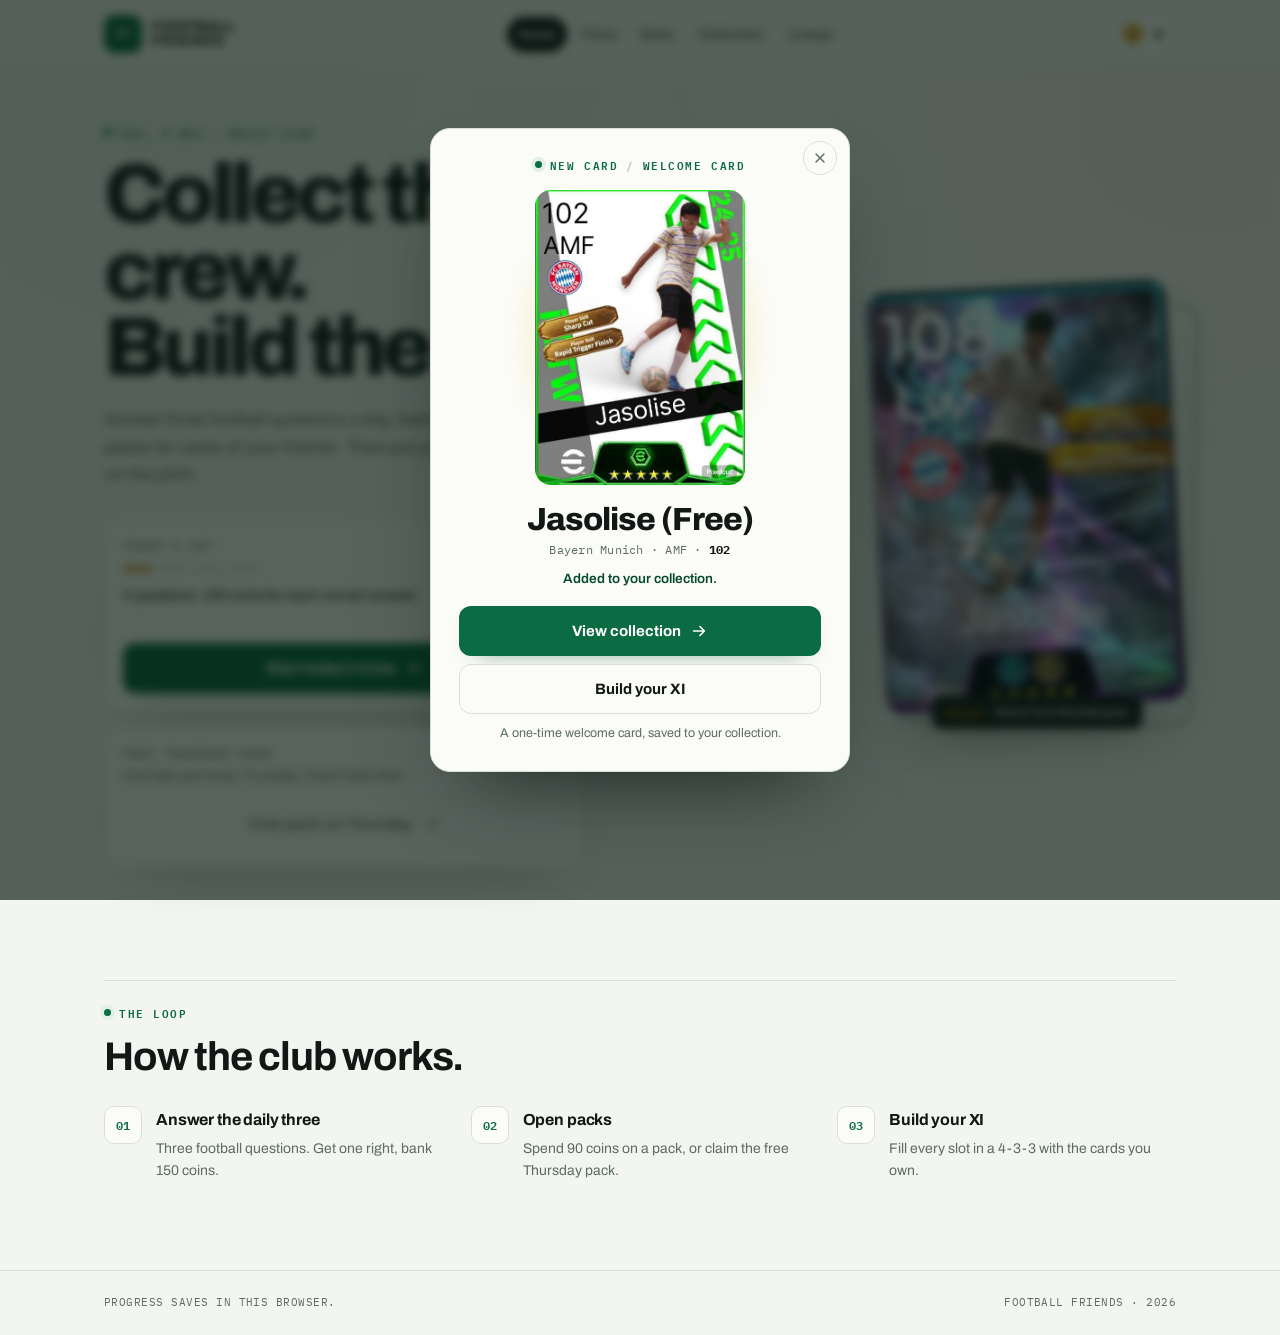
<file: app/index.html>
<!doctype html>
<html lang="en">
  <head>
    <meta charset="utf-8" />
    <meta name="viewport" content="width=device-width, initial-scale=1" />
    <meta name="theme-color" content="#f3f5f0" />
    <meta
      name="description"
      content="Answer a daily football quiz, bank coins, collect cards of your friends and build a 4-3-3 lineup."
    />
    <title>PES</title>
    <link rel="icon" href="./favicon.svg" type="image/svg+xml" />
    <link rel="preconnect" href="https://fonts.googleapis.com" />
    <link rel="preconnect" href="https://fonts.gstatic.com" crossorigin />
    <link
      href="https://fonts.googleapis.com/css2?family=Archivo:wght@400;500;600;700;800;900&amp;family=IBM+Plex+Mono:wght@500;600&amp;display=swap"
      rel="stylesheet"
    />
    <link rel="stylesheet" href="./css/style.css" />
  </head>
  <body class="page-home" data-page="home">
    <a class="skip-link" href="#main">Skip to content</a>

    <header class="site-header">
      <div class="site-header__inner">
        <a class="brand" href="./index.html" aria-label="Football Friends home">
          <span class="brand__mark" aria-hidden="true">FF</span>
          <span class="brand__text">
            <span>Football</span>
            <span>Friends</span>
          </span>
        </a>

        <nav class="site-nav" aria-label="Primary">
          <a href="./index.html" aria-current="page">Home</a>
          <a href="./trivia.html">Trivia</a>
          <a href="./store.html">Store</a>
          <a href="./collection.html">Collection</a>
          <a href="./lineup.html">Lineup</a>
        </nav>

        <div class="coin-chip" aria-label="Coin balance">
          <svg class="coin-chip__icon" viewBox="0 0 24 24" aria-hidden="true">
            <circle cx="12" cy="12" r="10" fill="#f0c75e"></circle>
            <circle
              cx="12"
              cy="12"
              r="7"
              fill="none"
              stroke="#9a6406"
              stroke-width="1.5"
            ></circle>
            <path
              d="M12 8.2l1.1 2.3 2.5.3-1.8 1.8.4 2.5-2.2-1.2-2.2 1.2.4-2.5-1.8-1.8 2.5-.3z"
              fill="#9a6406"
            ></path>
          </svg>
          <span class="coin-chip__value" data-coin-balance>0</span>
          <span class="sr-only">coins</span>
        </div>
      </div>
    </header>

    <main class="page-main" id="main">
      <section class="hero" aria-labelledby="hero-title">
        <div class="hero__copy">
          <p class="eyebrow">
            <span class="eyebrow__dot" aria-hidden="true"></span>
            <span data-today-label>Today</span>
            <span class="eyebrow__separator" aria-hidden="true">/</span>
            Daily club
          </p>

          <h1 class="hero__title" id="hero-title">
            Collect the crew.<br />Build the XI.
          </h1>

          <p class="hero__lede">
            Answer three football questions a day, bank coins, and open packs
            for cards of your friends. Then put your best eleven on the pitch.
          </p>

          <aside
            class="daily-panel"
            data-daily-card
            data-state="ready"
            aria-labelledby="daily-title"
          >
            <div class="daily-panel__head">
              <h2 class="daily-panel__title" id="daily-title">Today's set</h2>
              <span class="daily-panel__count">
                <span data-home-answered>0</span> / 3
              </span>
            </div>

            <div class="floodlights" data-pips aria-label="0 of 3 answered">
              <span class="floodlight is-current"></span>
              <span class="floodlight"></span>
              <span class="floodlight"></span>
            </div>

            <p class="daily-panel__message" data-daily-message>
              Three questions. 150 coins for each correct answer.
            </p>

            <a
              class="btn btn--primary btn--wide"
              data-daily-cta
              href="./trivia.html"
            >
              <span data-cta-label>Start today's trivia</span>
              <svg class="icon" viewBox="0 0 20 20" aria-hidden="true">
                <path
                  d="M4 10h11M11 5l5 5-5 5"
                  fill="none"
                  stroke="currentColor"
                  stroke-width="1.8"
                  stroke-linecap="round"
                  stroke-linejoin="round"
                ></path>
              </svg>
            </a>
          </aside>

          <aside
            class="weekly-panel"
            data-weekly-card
            data-state="locked"
            aria-labelledby="weekly-title"
          >
            <div class="weekly-panel__head">
              <div>
                <h2 class="weekly-panel__title" id="weekly-title">
                  Free Thursday pack
                </h2>
                <p class="weekly-panel__text" data-weekly-status>
                  One free card every Thursday. Check back then.
                </p>
              </div>
              <span class="weekly-panel__badge" data-weekly-badge>THU</span>
            </div>
            <button
              class="btn btn--ghost btn--wide"
              type="button"
              data-weekly-claim
              disabled
            >
              <span data-weekly-label>Free pack on Thursday</span>
              <svg class="icon" viewBox="0 0 20 20" aria-hidden="true">
                <path
                  d="M4 10h11M11 5l5 5-5 5"
                  fill="none"
                  stroke="currentColor"
                  stroke-width="1.8"
                  stroke-linecap="round"
                  stroke-linejoin="round"
                ></path>
              </svg>
            </button>
          </aside>
        </div>

        <div class="hero__art">
          <figure class="card-showcase">
            <img
              class="card-showcase__image"
              src="cards/Jasolise%20%28unique%20card%29.jpg"
              alt="Jasolise, a unique football friend card rated 108"
              width="470"
              height="660"
              fetchpriority="high"
            />
            <figcaption class="card-showcase__caption">
              <span class="card-showcase__tag">Unique</span>
              <span>One of 15 in the club pool.</span>
            </figcaption>
          </figure>
        </div>
      </section>

      <section class="how" aria-labelledby="how-title">
        <div class="how__head">
          <p class="eyebrow">
            <span class="eyebrow__dot" aria-hidden="true"></span>
            The loop
          </p>
          <h2 class="how__title" id="how-title">How the club works.</h2>
        </div>

        <ol class="steps">
          <li class="step">
            <span class="step__number" aria-hidden="true">01</span>
            <div>
              <h3 class="step__title">Answer the daily three</h3>
              <p class="step__text">
                Three football questions. Get one right, bank 150 coins.
              </p>
            </div>
          </li>
          <li class="step">
            <span class="step__number" aria-hidden="true">02</span>
            <div>
              <h3 class="step__title">Open packs</h3>
              <p class="step__text">
                Spend 90 coins on a pack, or claim the free Thursday pack.
              </p>
            </div>
          </li>
          <li class="step">
            <span class="step__number" aria-hidden="true">03</span>
            <div>
              <h3 class="step__title">Build your XI</h3>
              <p class="step__text">
                Fill every slot in a 4-3-3 with the cards you own.
              </p>
            </div>
          </li>
        </ol>
      </section>
    </main>

    <footer class="site-footer">
      <div class="site-footer__inner">
        <p>Progress saves in this browser.</p>
        <p>Football Friends <span aria-hidden="true">·</span> 2026</p>
      </div>
    </footer>

    <script type="module" src="./js/home.js"></script>
  </body>
</html>
</file>
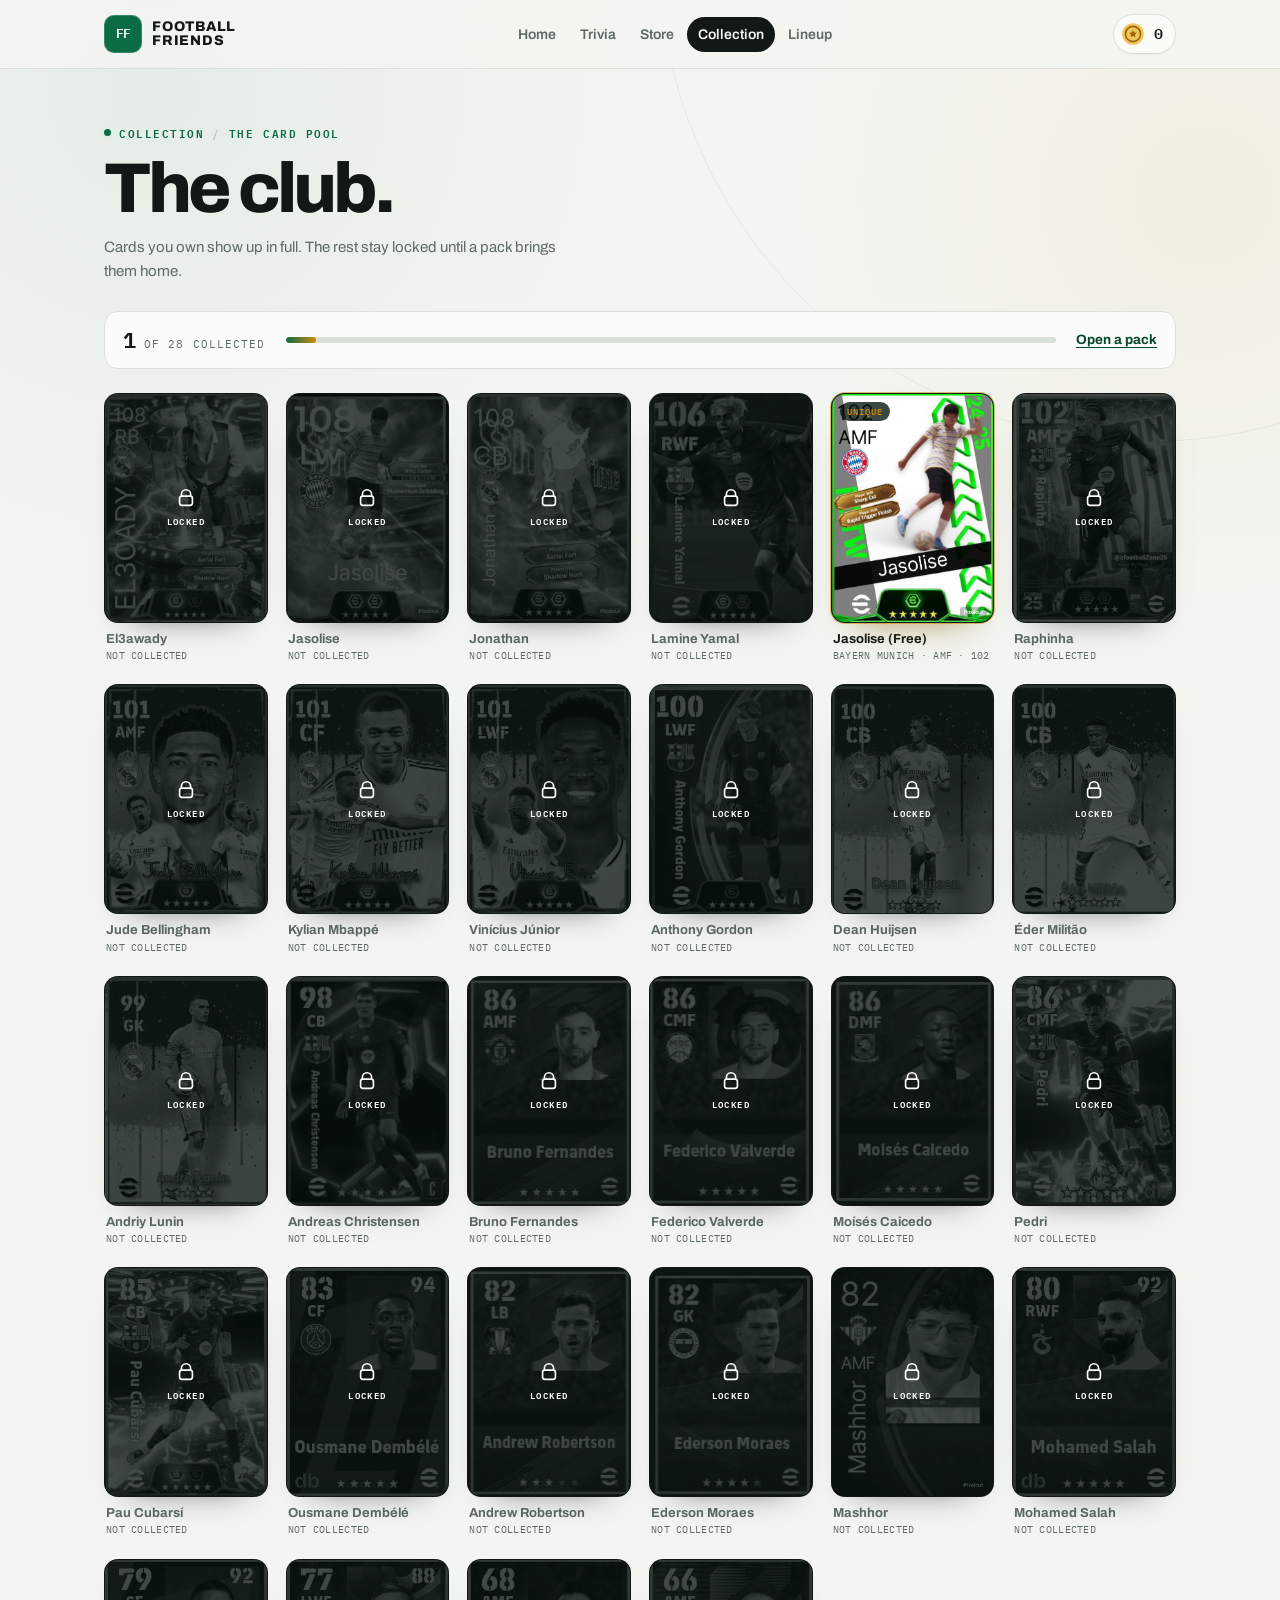
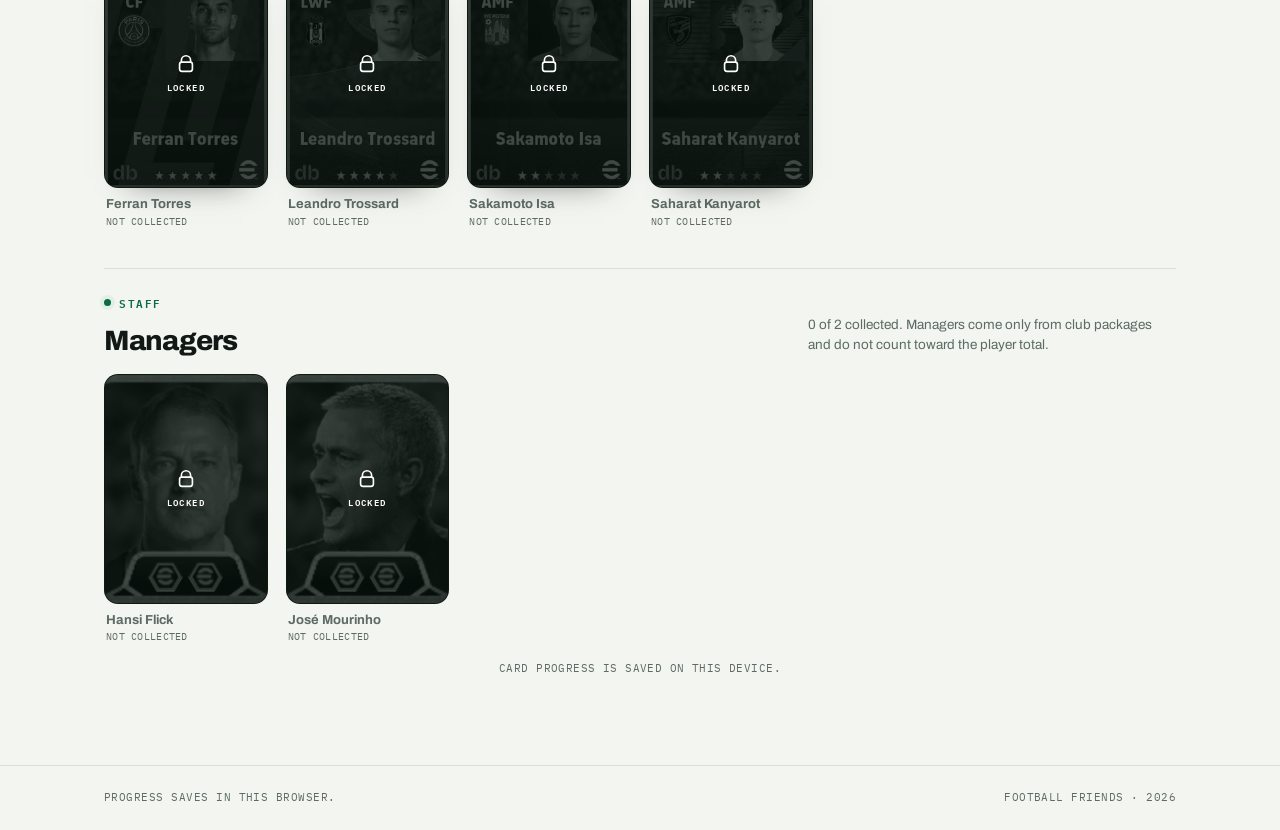
<file: app/collection.html>
<!doctype html>
<html lang="en">
  <head>
    <meta charset="utf-8" />
    <meta name="viewport" content="width=device-width, initial-scale=1" />
    <meta name="theme-color" content="#f3f5f0" />
    <meta
      name="description"
      content="See every card in the club pool and track the ones you have collected."
    />
    <title>Collection · Football Friends</title>
    <link rel="icon" href="./favicon.svg" type="image/svg+xml" />
    <link rel="preconnect" href="https://fonts.googleapis.com" />
    <link rel="preconnect" href="https://fonts.gstatic.com" crossorigin />
    <link
      href="https://fonts.googleapis.com/css2?family=Archivo:wght@400;500;600;700;800;900&amp;family=IBM+Plex+Mono:wght@500;600&amp;display=swap"
      rel="stylesheet"
    />
    <link rel="stylesheet" href="./css/style.css" />
  </head>
  <body class="page-collection" data-page="collection">
    <a class="skip-link" href="#main">Skip to content</a>

    <header class="site-header">
      <div class="site-header__inner">
        <a class="brand" href="./index.html" aria-label="Football Friends home">
          <span class="brand__mark" aria-hidden="true">FF</span>
          <span class="brand__text">
            <span>Football</span>
            <span>Friends</span>
          </span>
        </a>

        <nav class="site-nav" aria-label="Primary">
          <a href="./index.html">Home</a>
          <a href="./trivia.html">Trivia</a>
          <a href="./store.html">Store</a>
          <a href="./collection.html" aria-current="page">Collection</a>
          <a href="./lineup.html">Lineup</a>
        </nav>

        <div class="coin-chip" aria-label="Coin balance">
          <svg class="coin-chip__icon" viewBox="0 0 24 24" aria-hidden="true">
            <circle cx="12" cy="12" r="10" fill="#f0c75e"></circle>
            <circle
              cx="12"
              cy="12"
              r="7"
              fill="none"
              stroke="#9a6406"
              stroke-width="1.5"
            ></circle>
            <path
              d="M12 8.2l1.1 2.3 2.5.3-1.8 1.8.4 2.5-2.2-1.2-2.2 1.2.4-2.5-1.8-1.8 2.5-.3z"
              fill="#9a6406"
            ></path>
          </svg>
          <span class="coin-chip__value" data-coin-balance>0</span>
          <span class="sr-only">coins</span>
        </div>
      </div>
    </header>

    <main class="page-main" id="main">
      <header class="page-intro">
        <p class="eyebrow">
          <span class="eyebrow__dot" aria-hidden="true"></span>
          Collection
          <span class="eyebrow__separator" aria-hidden="true">/</span>
          The card pool
        </p>
        <h1 class="page-intro__title">The club.</h1>
        <p class="page-intro__lede">
          Cards you own show up in full. The rest stay locked until a pack
          brings them home.
        </p>
      </header>

      <section data-collection-root aria-busy="true">
        <div class="stage-card stage-card--loading" role="status">
          <p class="eyebrow">Loading the collection</p>
          <div class="loading-lights" aria-hidden="true">
            <span></span><span></span><span></span>
          </div>
          <p class="stage-card__text">Shuffling through the card pool.</p>
        </div>
      </section>

      <noscript>
        <p class="stage-card stage-card--error">
          Turn on JavaScript to see your collection.
        </p>
      </noscript>

      <p class="page-note">Card progress is saved on this device.</p>
    </main>

    <footer class="site-footer">
      <div class="site-footer__inner">
        <p>Progress saves in this browser.</p>
        <p>Football Friends <span aria-hidden="true">·</span> 2026</p>
      </div>
    </footer>

    <script type="module" src="./js/collection.js"></script>
  </body>
</html>
</file>
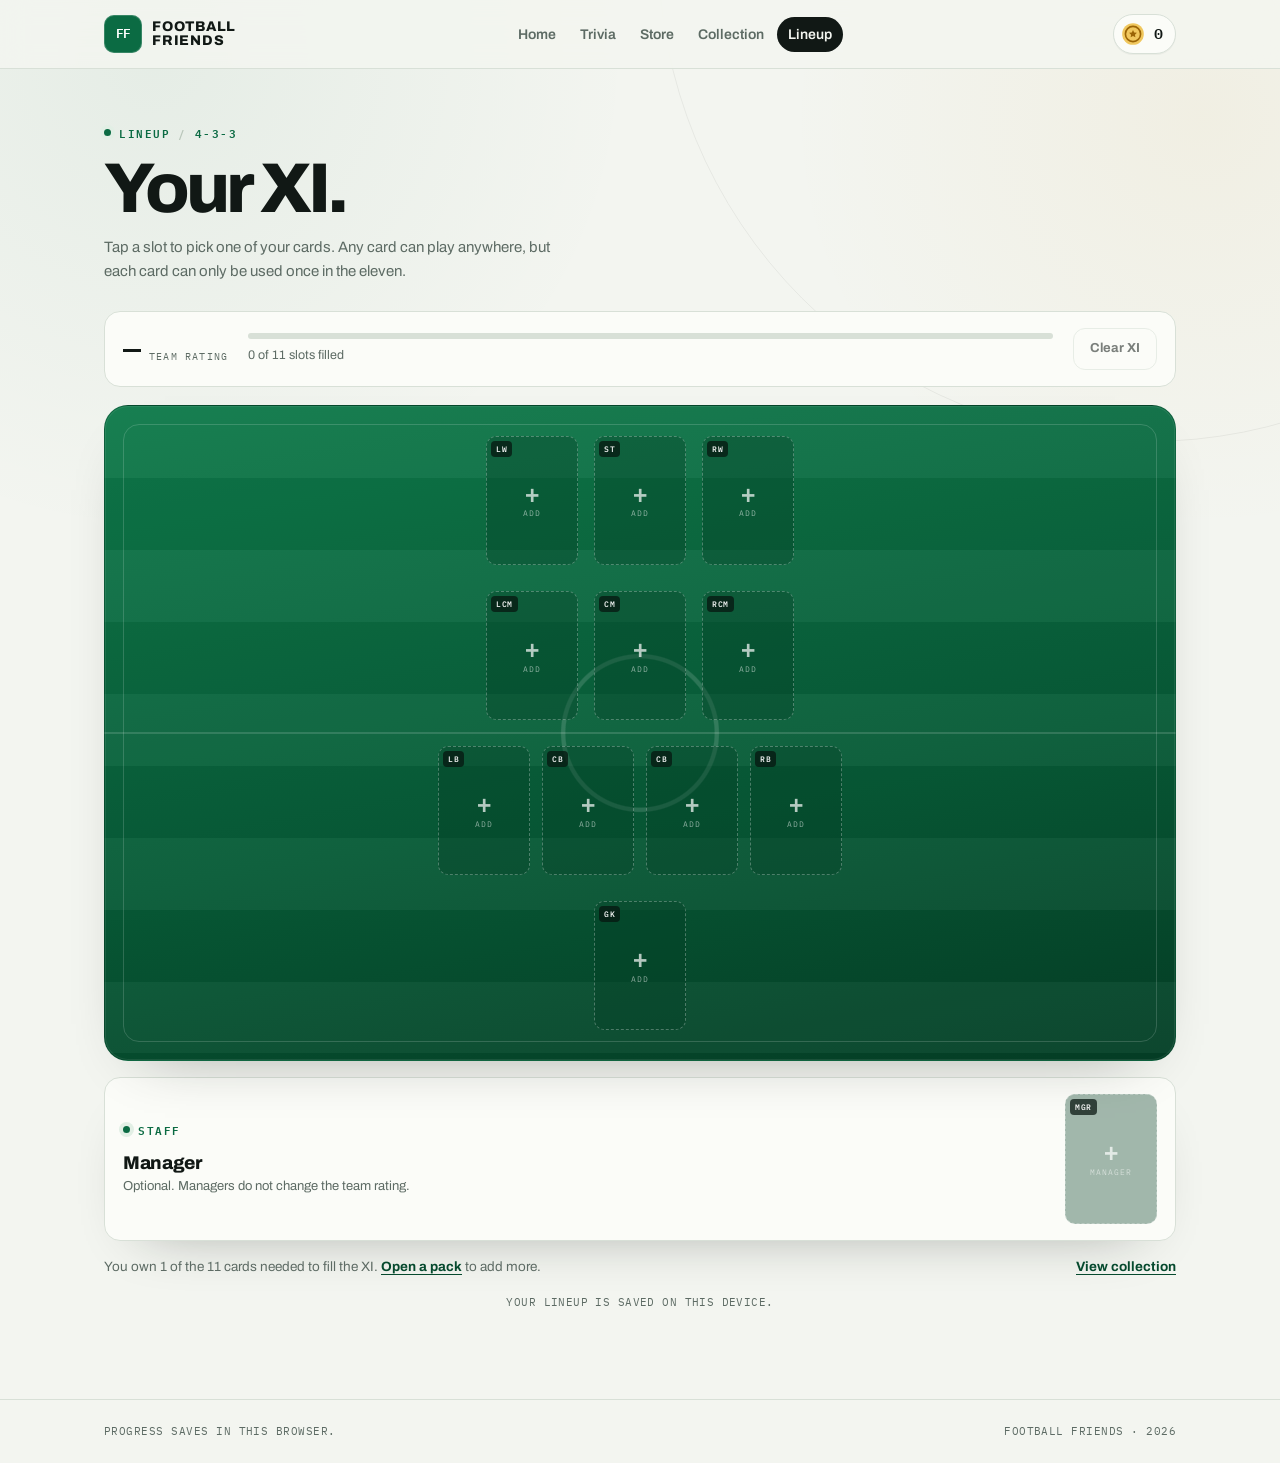
<file: app/lineup.html>
<!doctype html>
<html lang="en">
  <head>
    <meta charset="utf-8" />
    <meta name="viewport" content="width=device-width, initial-scale=1" />
    <meta name="theme-color" content="#f3f5f0" />
    <meta
      name="description"
      content="Build your 4-3-3 lineup from the cards you own and see your team rating."
    />
    <title>Lineup · Football Friends</title>
    <link rel="icon" href="./favicon.svg" type="image/svg+xml" />
    <link rel="preconnect" href="https://fonts.googleapis.com" />
    <link rel="preconnect" href="https://fonts.gstatic.com" crossorigin />
    <link
      href="https://fonts.googleapis.com/css2?family=Archivo:wght@400;500;600;700;800;900&amp;family=IBM+Plex+Mono:wght@500;600&amp;display=swap"
      rel="stylesheet"
    />
    <link rel="stylesheet" href="./css/style.css" />
  </head>
  <body class="page-lineup" data-page="lineup">
    <a class="skip-link" href="#main">Skip to content</a>

    <header class="site-header">
      <div class="site-header__inner">
        <a class="brand" href="./index.html" aria-label="Football Friends home">
          <span class="brand__mark" aria-hidden="true">FF</span>
          <span class="brand__text">
            <span>Football</span>
            <span>Friends</span>
          </span>
        </a>

        <nav class="site-nav" aria-label="Primary">
          <a href="./index.html">Home</a>
          <a href="./trivia.html">Trivia</a>
          <a href="./store.html">Store</a>
          <a href="./collection.html">Collection</a>
          <a href="./lineup.html" aria-current="page">Lineup</a>
        </nav>

        <div class="coin-chip" aria-label="Coin balance">
          <svg class="coin-chip__icon" viewBox="0 0 24 24" aria-hidden="true">
            <circle cx="12" cy="12" r="10" fill="#f0c75e"></circle>
            <circle
              cx="12"
              cy="12"
              r="7"
              fill="none"
              stroke="#9a6406"
              stroke-width="1.5"
            ></circle>
            <path
              d="M12 8.2l1.1 2.3 2.5.3-1.8 1.8.4 2.5-2.2-1.2-2.2 1.2.4-2.5-1.8-1.8 2.5-.3z"
              fill="#9a6406"
            ></path>
          </svg>
          <span class="coin-chip__value" data-coin-balance>0</span>
          <span class="sr-only">coins</span>
        </div>
      </div>
    </header>

    <main class="page-main" id="main">
      <header class="page-intro">
        <p class="eyebrow">
          <span class="eyebrow__dot" aria-hidden="true"></span>
          Lineup
          <span class="eyebrow__separator" aria-hidden="true">/</span>
          4-3-3
        </p>
        <h1 class="page-intro__title">Your XI.</h1>
        <p class="page-intro__lede">
          Tap a slot to pick one of your cards. Any card can play anywhere, but
          each card can only be used once in the eleven.
        </p>
      </header>

      <section class="lineup-stage" data-lineup-root aria-busy="true">
        <div class="stage-card stage-card--loading" role="status">
          <p class="eyebrow">Loading your lineup</p>
          <div class="loading-lights" aria-hidden="true">
            <span></span><span></span><span></span>
          </div>
          <p class="stage-card__text">Checking the cards you own.</p>
        </div>
      </section>

      <noscript>
        <p class="stage-card stage-card--error">
          Turn on JavaScript to build your lineup.
        </p>
      </noscript>

      <p class="page-note">Your lineup is saved on this device.</p>
    </main>

    <footer class="site-footer">
      <div class="site-footer__inner">
        <p>Progress saves in this browser.</p>
        <p>Football Friends <span aria-hidden="true">·</span> 2026</p>
      </div>
    </footer>

    <script type="module" src="./js/lineup.js"></script>
  </body>
</html>
</file>
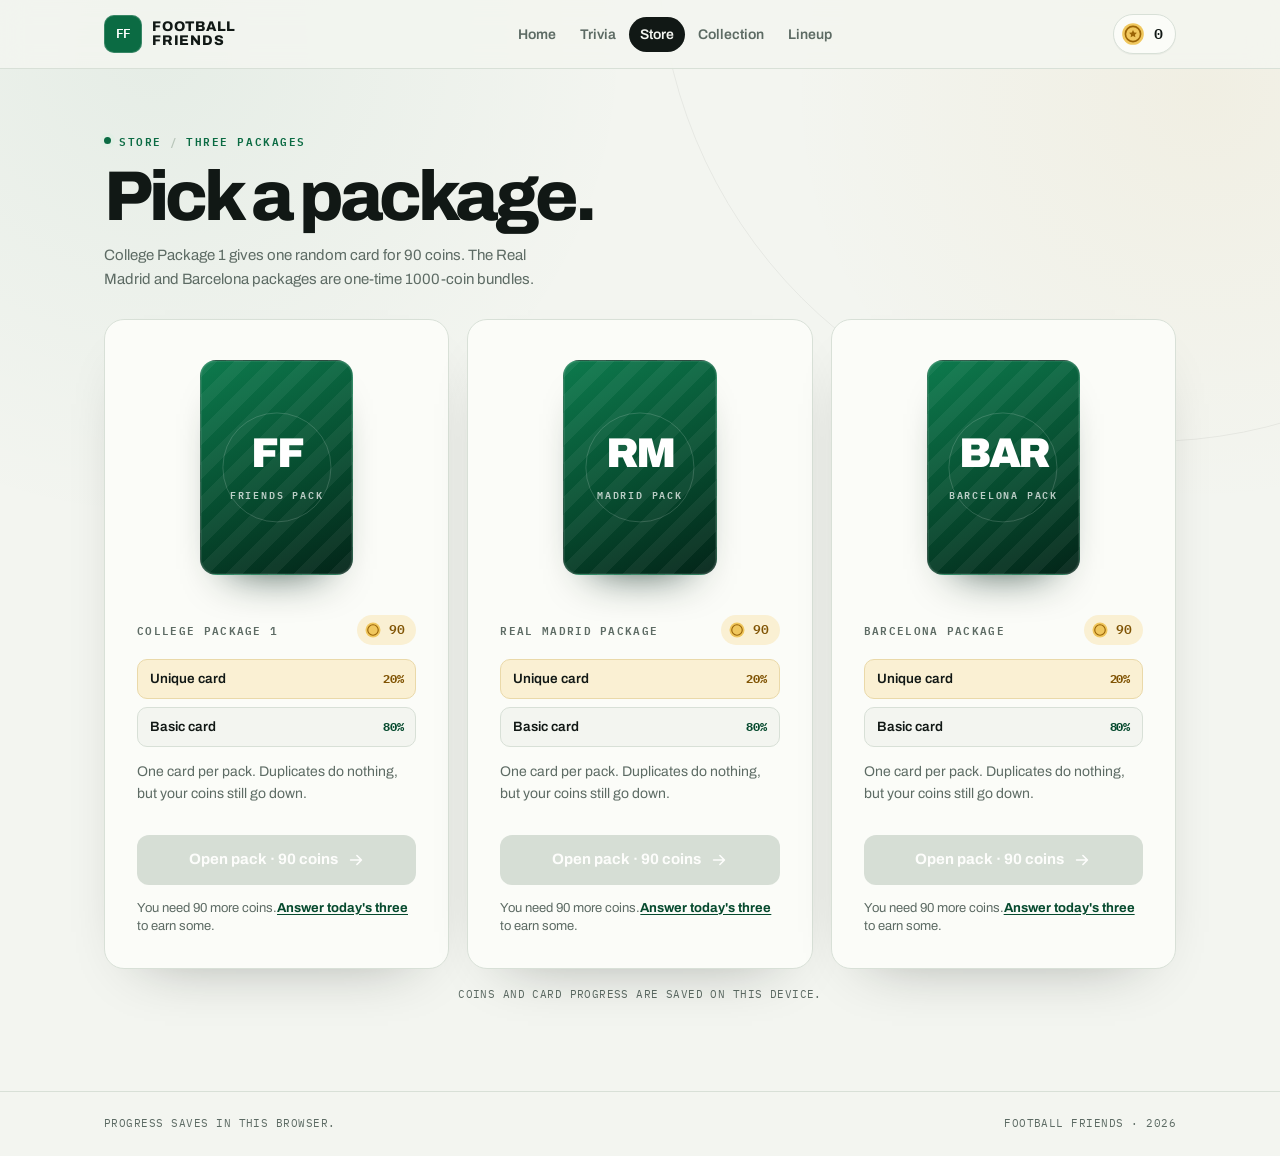
<file: app/store.html>
<!doctype html>
<html lang="en">
  <head>
    <meta charset="utf-8" />
    <meta name="viewport" content="width=device-width, initial-scale=1" />
    <meta name="theme-color" content="#f3f5f0" />
    <meta
      name="description"
      content="Open a 90-coin College pack or buy a one-time 1000-coin club bundle with a manager."
    />
    <title>Store · Football Friends</title>
    <link rel="icon" href="./favicon.svg" type="image/svg+xml" />
    <link rel="preconnect" href="https://fonts.googleapis.com" />
    <link rel="preconnect" href="https://fonts.gstatic.com" crossorigin />
    <link
      href="https://fonts.googleapis.com/css2?family=Archivo:wght@400;500;600;700;800;900&amp;family=IBM+Plex+Mono:wght@500;600&amp;display=swap"
      rel="stylesheet"
    />
    <link rel="stylesheet" href="./css/style.css" />
  </head>
  <body class="page-store" data-page="store">
    <a class="skip-link" href="#main">Skip to content</a>

    <header class="site-header">
      <div class="site-header__inner">
        <a class="brand" href="./index.html" aria-label="Football Friends home">
          <span class="brand__mark" aria-hidden="true">FF</span>
          <span class="brand__text">
            <span>Football</span>
            <span>Friends</span>
          </span>
        </a>

        <nav class="site-nav" aria-label="Primary">
          <a href="./index.html">Home</a>
          <a href="./trivia.html">Trivia</a>
          <a href="./store.html" aria-current="page">Store</a>
          <a href="./collection.html">Collection</a>
          <a href="./lineup.html">Lineup</a>
        </nav>

        <div class="coin-chip" aria-label="Coin balance">
          <svg class="coin-chip__icon" viewBox="0 0 24 24" aria-hidden="true">
            <circle cx="12" cy="12" r="10" fill="#f0c75e"></circle>
            <circle
              cx="12"
              cy="12"
              r="7"
              fill="none"
              stroke="#9a6406"
              stroke-width="1.5"
            ></circle>
            <path
              d="M12 8.2l1.1 2.3 2.5.3-1.8 1.8.4 2.5-2.2-1.2-2.2 1.2.4-2.5-1.8-1.8 2.5-.3z"
              fill="#9a6406"
            ></path>
          </svg>
          <span class="coin-chip__value" data-coin-balance>0</span>
          <span class="sr-only">coins</span>
        </div>
      </div>
    </header>

    <main class="page-main page-main--narrow" id="main">
      <header class="page-intro">
        <p class="eyebrow">
          <span class="eyebrow__dot" aria-hidden="true"></span>
          Store
          <span class="eyebrow__separator" aria-hidden="true">/</span>
          Three packages
        </p>
        <h1 class="page-intro__title">Pick a package.</h1>
        <p class="page-intro__lede">
          College Package 1 gives one random card for 90 coins. The Real Madrid
          and Barcelona packages are one-time 1000-coin bundles.
        </p>
      </header>

      <section class="store-stage" data-store-root aria-busy="true">
        <div class="stage-card stage-card--loading" role="status">
          <p class="eyebrow">Loading the store</p>
          <div class="loading-lights" aria-hidden="true">
            <span></span><span></span><span></span>
          </div>
          <p class="stage-card__text">Checking your coins and the card pool.</p>
        </div>
      </section>

      <noscript>
        <p class="stage-card stage-card--error">
          Turn on JavaScript to open packs.
        </p>
      </noscript>

      <p class="page-note">Coins and card progress are saved on this device.</p>

      <div class="dev-tools" data-dev-tools hidden>
        <p class="dev-tools__label">Testing tools</p>
        <button class="btn btn--ghost" type="button" data-dev-coins>
          Give me 1,000 coins
        </button>
      </div>
    </main>

    <footer class="site-footer">
      <div class="site-footer__inner">
        <p>Progress saves in this browser.</p>
        <p>Football Friends <span aria-hidden="true">·</span> 2026</p>
      </div>
    </footer>

    <script type="module" src="./js/store.js"></script>
  </body>
</html>
</file>
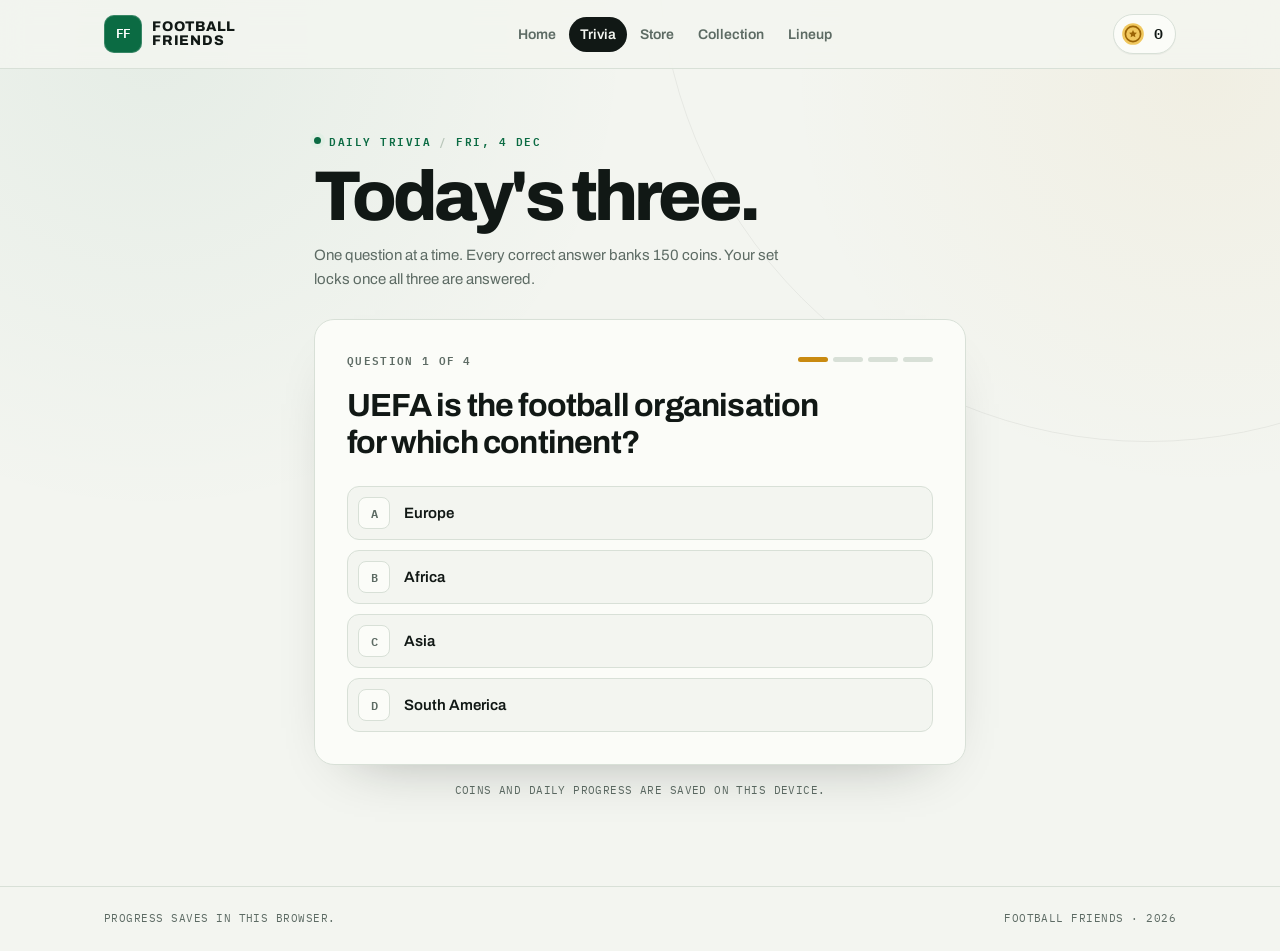
<file: app/trivia.html>
<!doctype html>
<html lang="en">
  <head>
    <meta charset="utf-8" />
    <meta name="viewport" content="width=device-width, initial-scale=1" />
    <meta name="theme-color" content="#f3f5f0" />
    <meta
      name="description"
      content="Answer today's three football questions and bank coins for your card collection."
    />
    <title>Daily trivia · Football Friends</title>
    <link rel="icon" href="./favicon.svg" type="image/svg+xml" />
    <link rel="preconnect" href="https://fonts.googleapis.com" />
    <link rel="preconnect" href="https://fonts.gstatic.com" crossorigin />
    <link
      href="https://fonts.googleapis.com/css2?family=Archivo:wght@400;500;600;700;800;900&amp;family=IBM+Plex+Mono:wght@500;600&amp;display=swap"
      rel="stylesheet"
    />
    <link rel="stylesheet" href="./css/style.css" />
  </head>
  <body class="page-trivia" data-page="trivia">
    <a class="skip-link" href="#main">Skip to content</a>

    <header class="site-header">
      <div class="site-header__inner">
        <a class="brand" href="./index.html" aria-label="Football Friends home">
          <span class="brand__mark" aria-hidden="true">FF</span>
          <span class="brand__text">
            <span>Football</span>
            <span>Friends</span>
          </span>
        </a>

        <nav class="site-nav" aria-label="Primary">
          <a href="./index.html">Home</a>
          <a href="./trivia.html" aria-current="page">Trivia</a>
          <a href="./store.html">Store</a>
          <a href="./collection.html">Collection</a>
          <a href="./lineup.html">Lineup</a>
        </nav>

        <div class="coin-chip" aria-label="Coin balance">
          <svg class="coin-chip__icon" viewBox="0 0 24 24" aria-hidden="true">
            <circle cx="12" cy="12" r="10" fill="#f0c75e"></circle>
            <circle
              cx="12"
              cy="12"
              r="7"
              fill="none"
              stroke="#9a6406"
              stroke-width="1.5"
            ></circle>
            <path
              d="M12 8.2l1.1 2.3 2.5.3-1.8 1.8.4 2.5-2.2-1.2-2.2 1.2.4-2.5-1.8-1.8 2.5-.3z"
              fill="#9a6406"
            ></path>
          </svg>
          <span class="coin-chip__value" data-coin-balance>0</span>
          <span class="sr-only">coins</span>
        </div>
      </div>
    </header>

    <main class="page-main page-main--narrow" id="main">
      <header class="page-intro">
        <p class="eyebrow">
          <span class="eyebrow__dot" aria-hidden="true"></span>
          Daily trivia
          <span class="eyebrow__separator" aria-hidden="true">/</span>
          <span data-date>Today</span>
        </p>
        <h1 class="page-intro__title">Today's three.</h1>
        <p class="page-intro__lede">
          One question at a time. Every correct answer banks 150 coins. Your set
          locks once all three are answered.
        </p>
      </header>

      <section class="trivia-stage" data-trivia-root aria-busy="true">
        <div class="stage-card stage-card--loading" role="status">
          <p class="eyebrow">Loading today's set</p>
          <div class="loading-lights" aria-hidden="true">
            <span></span><span></span><span></span>
          </div>
          <p class="stage-card__text">Getting the questions ready.</p>
        </div>
      </section>

      <noscript>
        <p class="stage-card stage-card--error">
          Turn on JavaScript to play today's trivia.
        </p>
      </noscript>

      <p class="page-note">
        Coins and daily progress are saved on this device.
      </p>
    </main>

    <footer class="site-footer">
      <div class="site-footer__inner">
        <p>Progress saves in this browser.</p>
        <p>Football Friends <span aria-hidden="true">·</span> 2026</p>
      </div>
    </footer>

    <script type="module" src="./js/trivia.js"></script>
  </body>
</html>
</file>
<file: app/css/style.css>
:root {
  color-scheme: light;

  --paper: #f3f5f0;
  --surface: #fbfcf8;
  --surface-raised: #ffffff;
  --ink: #111815;
  --muted: #5d6b64;
  --line: #d8e0d7;
  --line-strong: #b9c6ba;

  --green: #0b6b43;
  --green-deep: #064a2e;
  --green-soft: #e2efe5;

  --gold: #c98a10;
  --gold-ink: #805404;
  --gold-soft: #faf0d3;

  --danger: #a8382c;
  --danger-soft: #fbe9e5;

  --font-display: "Archivo", "Helvetica Neue", Arial, sans-serif;
  --font-body: "Archivo", "Helvetica Neue", Arial, sans-serif;
  --font-mono: "IBM Plex Mono", ui-monospace, SFMono-Regular, Menlo, monospace;

  --radius: 16px;
  --max-width: 1120px;
  --shadow-card: 0 24px 60px -40px rgba(17, 24, 21, 0.45);
}

*,
*::before,
*::after {
  box-sizing: border-box;
}

html {
  -webkit-text-size-adjust: 100%;
  scroll-behavior: smooth;
}

body {
  display: flex;
  flex-direction: column;
  min-height: 100dvh;
  margin: 0;
  background:
    radial-gradient(circle at 12% 4%, rgba(11, 107, 67, 0.06), transparent 30rem),
    radial-gradient(circle at 94% 8%, rgba(201, 138, 16, 0.06), transparent 26rem),
    var(--paper);
  color: var(--ink);
  font-family: var(--font-body);
  font-size: 16px;
  line-height: 1.5;
  -webkit-font-smoothing: antialiased;
  text-rendering: optimizeLegibility;
}

body::before {
  position: fixed;
  z-index: -1;
  top: -42vw;
  right: -28vw;
  width: min(120vw, 980px);
  aspect-ratio: 1;
  border: 1px solid rgba(17, 24, 21, 0.055);
  border-radius: 50%;
  content: "";
  pointer-events: none;
}

h1,
h2,
h3,
p {
  margin-top: 0;
}

a {
  color: inherit;
}

img,
svg {
  display: block;
}

button {
  font: inherit;
}

[hidden] {
  display: none !important;
}

:focus-visible {
  outline: 3px solid var(--gold);
  outline-offset: 3px;
}

::selection {
  background: var(--green);
  color: #fff;
}

.sr-only {
  position: absolute;
  width: 1px;
  height: 1px;
  padding: 0;
  margin: -1px;
  overflow: hidden;
  clip: rect(0, 0, 0, 0);
  white-space: nowrap;
  border: 0;
}

.skip-link {
  position: fixed;
  z-index: 100;
  top: 12px;
  left: 12px;
  padding: 10px 16px;
  border-radius: 8px;
  background: var(--ink);
  color: #fff;
  font-weight: 700;
  transform: translateY(-160%);
  transition: transform 0.18s ease;
}

.skip-link:focus {
  transform: none;
}

/* Header */

.site-header {
  position: sticky;
  z-index: 30;
  top: 0;
  border-bottom: 1px solid var(--line);
  background: rgba(243, 245, 240, 0.88);
  backdrop-filter: blur(14px);
}

.site-header__inner {
  display: grid;
  grid-template-columns: 1fr auto;
  grid-template-areas:
    "brand coins"
    "nav nav";
  gap: 8px 14px;
  align-items: center;
  max-width: var(--max-width);
  margin-inline: auto;
  padding: 11px 18px;
}

.brand {
  display: inline-flex;
  grid-area: brand;
  gap: 10px;
  align-items: center;
  text-decoration: none;
}

.brand__mark {
  display: grid;
  flex: none;
  place-items: center;
  width: 38px;
  height: 38px;
  border-radius: 10px;
  background: var(--green);
  box-shadow: inset 0 0 0 1px rgba(255, 255, 255, 0.18);
  color: #fff;
  font-family: var(--font-mono);
  font-size: 13px;
  font-weight: 600;
  letter-spacing: -0.06em;
}

.brand__text {
  display: flex;
  flex-direction: column;
  font-family: var(--font-display);
  font-size: 13px;
  font-weight: 800;
  letter-spacing: 0.055em;
  line-height: 1.02;
  text-transform: uppercase;
}

.site-nav {
  display: flex;
  grid-area: nav;
  gap: 2px;
  margin-inline: -6px;
}

.site-nav a {
  padding: 7px 11px;
  border-radius: 999px;
  color: var(--muted);
  font-size: 14px;
  font-weight: 600;
  text-decoration: none;
  transition:
    background 0.15s ease,
    color 0.15s ease;
}

.site-nav a:hover {
  background: var(--green-soft);
  color: var(--green-deep);
}

.site-nav a[aria-current="page"] {
  background: var(--ink);
  color: var(--paper);
}

.coin-chip {
  display: inline-flex;
  grid-area: coins;
  gap: 8px;
  align-items: center;
  padding: 6px 12px 6px 6px;
  border: 1px solid var(--line);
  border-radius: 999px;
  background: var(--surface);
  box-shadow: 0 1px 0 rgba(17, 24, 21, 0.04);
  font-family: var(--font-mono);
  font-variant-numeric: tabular-nums;
}

.coin-chip__icon {
  width: 26px;
  height: 26px;
  flex: none;
}

.coin-chip__value {
  font-size: 15px;
  font-weight: 600;
  transition: color 0.2s ease;
}

.coin-chip.is-bumping {
  animation: coin-pop 0.45s ease;
}

.coin-chip.is-bumping .coin-chip__value {
  color: var(--green);
}

@keyframes coin-pop {
  0%,
  100% {
    transform: none;
  }
  35% {
    transform: translateY(-2px) scale(1.06);
  }
  70% {
    transform: translateY(0) scale(0.99);
  }
}

/* Layout */

.page-main {
  flex: 1;
  width: 100%;
  max-width: var(--max-width);
  margin-inline: auto;
  padding: 32px 18px 64px;
}

.page-main--narrow {
  max-width: 700px;
}

.page-store .page-main--narrow {
  max-width: var(--max-width);
}

.eyebrow {
  display: flex;
  flex-wrap: wrap;
  gap: 8px;
  align-items: center;
  margin: 0 0 16px;
  color: var(--green);
  font-family: var(--font-mono);
  font-size: 11px;
  font-weight: 600;
  letter-spacing: 0.14em;
  line-height: 1.4;
  text-transform: uppercase;
}

.eyebrow__dot {
  width: 7px;
  height: 7px;
  flex: none;
  border-radius: 50%;
  background: var(--green);
  box-shadow: 0 0 0 4px var(--green-soft);
}

.eyebrow__separator {
  color: var(--line-strong);
}

/* Home */

.hero {
  display: grid;
  gap: 42px;
  align-items: center;
}

.hero__title {
  max-width: 12ch;
  margin: 0 0 20px;
  font-family: var(--font-display);
  font-size: clamp(2.55rem, 10.5vw, 5.2rem);
  font-weight: 800;
  letter-spacing: -0.055em;
  line-height: 0.92;
  text-wrap: balance;
}

.hero__lede {
  max-width: 46ch;
  margin: 0 0 28px;
  color: var(--muted);
  font-size: clamp(1rem, 2.5vw, 1.08rem);
  line-height: 1.6;
}

.daily-panel {
  max-width: 480px;
  padding: 18px;
  border: 1px solid var(--line);
  border-radius: var(--radius);
  background: var(--surface);
  box-shadow: var(--shadow-card);
}

.daily-panel__head {
  display: flex;
  gap: 16px;
  align-items: center;
  justify-content: space-between;
  margin-bottom: 12px;
}

.daily-panel__title {
  margin: 0;
  color: var(--muted);
  font-family: var(--font-mono);
  font-size: 11px;
  font-weight: 600;
  letter-spacing: 0.12em;
  text-transform: uppercase;
}

.daily-panel__count {
  color: var(--muted);
  font-family: var(--font-mono);
  font-size: 12px;
  font-variant-numeric: tabular-nums;
}

.daily-panel[data-state="complete"] .daily-panel__count {
  color: var(--green);
}

.daily-panel__message {
  min-height: 2.9em;
  margin: 14px 0 0;
  font-size: 14.5px;
  line-height: 1.45;
}

.daily-panel[data-state="complete"] .daily-panel__message {
  color: var(--green-deep);
}

.floodlights {
  display: flex;
  gap: 5px;
  align-items: center;
}

.floodlight {
  width: 30px;
  height: 5px;
  border-radius: 999px;
  background: var(--line);
  transition: background 0.3s ease;
}

.floodlight.is-done {
  background: var(--green);
}

.floodlight.is-current {
  background: var(--gold);
}

.daily-panel[data-state="complete"] .floodlight {
  background: var(--green);
}

.hero__art {
  display: flex;
  justify-content: center;
  padding-bottom: 28px;
}

.card-showcase {
  position: relative;
  isolation: isolate;
  width: min(250px, 64vw);
  margin: 0;
  transform: rotate(-2.4deg);
}

.card-showcase::before {
  position: absolute;
  z-index: -1;
  inset: 18px -18px -18px 18px;
  border: 1px solid var(--green);
  border-radius: 18px;
  content: "";
  transform: rotate(4deg);
}

.card-showcase__image {
  width: 100%;
  height: auto;
  aspect-ratio: 470 / 660;
  border: 1px solid rgba(17, 24, 21, 0.22);
  border-radius: 18px;
  background: var(--ink);
  box-shadow:
    0 40px 70px -32px rgba(17, 24, 21, 0.58),
    0 0 0 6px rgba(255, 255, 255, 0.6);
  object-fit: cover;
}

.card-showcase__caption {
  position: absolute;
  bottom: -22px;
  left: 50%;
  display: flex;
  gap: 8px;
  align-items: center;
  padding: 8px 12px;
  border-radius: 8px;
  background: var(--ink);
  box-shadow: 0 12px 24px -14px rgba(17, 24, 21, 0.6);
  color: var(--paper);
  font-size: 11.5px;
  font-weight: 600;
  white-space: nowrap;
  transform: translateX(-50%) rotate(2.4deg);
}

.card-showcase__tag {
  color: var(--gold);
  font-family: var(--font-mono);
  font-size: 10px;
  letter-spacing: 0.1em;
  text-transform: uppercase;
}

.how {
  margin-top: clamp(64px, 10vw, 112px);
  padding-top: 24px;
  border-top: 1px solid var(--line);
}

.how__head {
  margin-bottom: 28px;
}

.how__title {
  margin: 0;
  font-family: var(--font-display);
  font-size: clamp(1.8rem, 5vw, 2.5rem);
  font-weight: 700;
  letter-spacing: -0.03em;
  line-height: 1.05;
}

.steps {
  display: grid;
  gap: 22px;
  margin: 0;
  padding: 0;
  list-style: none;
}

.step {
  display: grid;
  grid-template-columns: auto 1fr;
  gap: 14px;
  align-items: start;
}

.step__number {
  display: grid;
  place-items: center;
  width: 38px;
  height: 38px;
  border: 1px solid var(--line);
  border-radius: 10px;
  background: var(--surface);
  color: var(--green);
  font-family: var(--font-mono);
  font-size: 12px;
  font-weight: 600;
}

.step__title {
  margin: 2px 0 6px;
  font-size: 16px;
  font-weight: 700;
  letter-spacing: -0.01em;
}

.step__text {
  margin: 0;
  color: var(--muted);
  font-size: 14px;
  line-height: 1.55;
}

/* Trivia */

.page-intro {
  margin-bottom: 28px;
}

.page-intro__title {
  margin: 0 0 12px;
  font-family: var(--font-display);
  font-size: clamp(2.6rem, 9vw, 4.4rem);
  font-weight: 800;
  letter-spacing: -0.055em;
  line-height: 0.94;
}

.page-intro__lede {
  max-width: 52ch;
  margin: 0;
  color: var(--muted);
  font-size: 15px;
  line-height: 1.6;
}

.trivia-stage {
  margin-top: 28px;
}

.stage-card,
.question-card,
.result-card {
  border: 1px solid var(--line);
  border-radius: 20px;
  background: var(--surface);
  box-shadow: var(--shadow-card);
}

.stage-card {
  padding: clamp(22px, 5vw, 34px);
}

.question-card,
.result-card {
  padding: clamp(20px, 5vw, 32px);
  animation: card-in 0.32s ease both;
}

@keyframes card-in {
  from {
    opacity: 0;
    transform: translateY(8px);
  }
  to {
    opacity: 1;
    transform: none;
  }
}

.question-card__meta {
  display: flex;
  gap: 14px;
  align-items: center;
  justify-content: space-between;
  margin-bottom: 20px;
}

.question-card__count {
  color: var(--muted);
  font-family: var(--font-mono);
  font-size: 11px;
  font-weight: 600;
  letter-spacing: 0.12em;
  text-transform: uppercase;
}

.question-card__question {
  margin: 0 0 24px;
  font-family: var(--font-display);
  font-size: clamp(1.45rem, 5.6vw, 2rem);
  font-weight: 700;
  letter-spacing: -0.025em;
  line-height: 1.15;
  text-wrap: balance;
}

.options {
  display: grid;
  gap: 10px;
}

.option {
  display: grid;
  grid-template-columns: 34px 1fr;
  gap: 12px;
  align-items: center;
  width: 100%;
  min-height: 54px;
  padding: 10px 14px 10px 10px;
  border: 1px solid var(--line);
  border-radius: 12px;
  background: var(--paper);
  color: var(--ink);
  font-size: 15px;
  font-weight: 600;
  line-height: 1.35;
  text-align: left;
  cursor: pointer;
  transition:
    border-color 0.15s ease,
    background 0.15s ease,
    transform 0.15s ease;
}

.option:hover:not(:disabled) {
  border-color: var(--green);
  background: var(--green-soft);
  transform: translateX(2px);
}

.option:disabled {
  cursor: default;
}

.option__key {
  display: grid;
  place-items: center;
  width: 32px;
  height: 32px;
  border: 1px solid var(--line);
  border-radius: 8px;
  background: var(--surface);
  color: var(--muted);
  font-family: var(--font-mono);
  font-size: 12px;
  font-weight: 600;
  transition:
    border-color 0.15s ease,
    background 0.15s ease,
    color 0.15s ease;
}

.option:hover:not(:disabled) .option__key {
  border-color: var(--green);
  background: var(--green);
  color: #fff;
}

.option.is-correct {
  border-color: #9dc9ad;
  background: var(--green-soft);
}

.option.is-correct .option__key {
  border-color: var(--green);
  background: var(--green);
  color: #fff;
}

.option.is-wrong {
  border-color: #e4b2a9;
  background: var(--danger-soft);
}

.option.is-wrong .option__key {
  border-color: var(--danger);
  background: var(--danger);
  color: #fff;
}

.option.is-muted {
  opacity: 0.52;
}

.feedback {
  display: flex;
  gap: 12px;
  align-items: flex-start;
  margin-top: 16px;
  padding: 14px;
  border: 1px solid var(--line);
  border-radius: 12px;
  background: var(--paper);
}

.feedback:focus {
  outline: none;
}

.feedback:focus-visible {
  outline: 3px solid var(--gold);
  outline-offset: 2px;
}

.feedback[data-tone="correct"] {
  border-color: #b3d4be;
  background: var(--green-soft);
}

.feedback[data-tone="wrong"] {
  border-color: #e9beb5;
  background: var(--danger-soft);
}

.feedback__icon {
  display: grid;
  flex: none;
  place-items: center;
  width: 26px;
  height: 26px;
  border-radius: 50%;
  background: var(--surface);
  font-size: 13px;
  font-weight: 700;
}

.feedback[data-tone="correct"] .feedback__icon {
  background: var(--green);
  color: #fff;
}

.feedback[data-tone="wrong"] .feedback__icon {
  background: var(--danger);
  color: #fff;
}

.feedback__title {
  margin: 0;
  font-size: 14.5px;
  font-weight: 700;
}

.feedback__text {
  margin: 2px 0 0;
  color: var(--muted);
  font-size: 13.5px;
  line-height: 1.45;
}

.btn {
  display: inline-flex;
  gap: 9px;
  align-items: center;
  justify-content: center;
  min-height: 50px;
  padding: 0 20px;
  border: 1px solid transparent;
  border-radius: 12px;
  font-family: var(--font-body);
  font-size: 15px;
  font-weight: 700;
  line-height: 1;
  text-decoration: none;
  cursor: pointer;
  transition:
    background 0.15s ease,
    border-color 0.15s ease,
    color 0.15s ease,
    transform 0.15s ease,
    box-shadow 0.15s ease;
}

.btn--primary {
  background: var(--green);
  box-shadow: 0 10px 24px -18px rgba(6, 74, 46, 0.9);
  color: #fff;
}

.btn--primary:hover {
  background: var(--green-deep);
}

.btn--primary:active {
  transform: translateY(1px);
}

.btn--wide {
  width: 100%;
  margin-top: 16px;
}

.btn .icon {
  width: 18px;
  height: 18px;
  flex: none;
}

.stage-card--loading .eyebrow {
  margin-bottom: 20px;
}

.loading-lights {
  display: flex;
  gap: 8px;
  margin-bottom: 18px;
}

.loading-lights span {
  width: 44px;
  height: 6px;
  border-radius: 999px;
  background: var(--line);
  animation: loading-pulse 1.2s ease-in-out infinite;
}

.loading-lights span:nth-child(2) {
  animation-delay: 0.15s;
}

.loading-lights span:nth-child(3) {
  animation-delay: 0.3s;
}

@keyframes loading-pulse {
  50% {
    background: var(--green);
    opacity: 0.65;
  }
}

.stage-card__title {
  margin: 0 0 10px;
  font-family: var(--font-display);
  font-size: clamp(1.6rem, 5vw, 2.1rem);
  font-weight: 700;
  letter-spacing: -0.03em;
  line-height: 1.1;
}

.stage-card__text {
  margin: 0;
  color: var(--muted);
  font-size: 14.5px;
  line-height: 1.55;
}

.stage-card code {
  padding: 2px 5px;
  border: 1px solid var(--line);
  border-radius: 4px;
  background: var(--paper);
  font-family: var(--font-mono);
  font-size: 0.9em;
}

.result-card .eyebrow {
  margin-bottom: 14px;
}

.result-card__title {
  margin: 0 0 12px;
  font-family: var(--font-display);
  font-size: clamp(2.2rem, 7vw, 3.4rem);
  font-weight: 800;
  letter-spacing: -0.055em;
  line-height: 0.98;
}

.result-card__lede {
  margin: 0 0 22px;
  color: var(--muted);
  font-size: 15.5px;
  line-height: 1.6;
}

.result-card__lede strong {
  color: var(--ink);
}

.result-coins {
  display: flex;
  gap: 16px;
  align-items: baseline;
  justify-content: space-between;
  padding: 16px 18px;
  border: 1px solid #ead9a9;
  border-radius: 12px;
  background: var(--gold-soft);
}

.result-coins__label {
  color: var(--gold-ink);
  font-family: var(--font-mono);
  font-size: 11px;
  font-weight: 600;
  letter-spacing: 0.12em;
  text-transform: uppercase;
}

.result-coins__value {
  color: var(--gold-ink);
  font-family: var(--font-mono);
  font-size: 24px;
  font-variant-numeric: tabular-nums;
  font-weight: 600;
}

.result-card__next {
  margin: 14px 0 0;
  color: var(--muted);
  font-size: 13.5px;
}

.result-card .btn--wide {
  margin-top: 20px;
}

.review {
  margin-top: 24px;
  border-top: 1px solid var(--line);
}

.review__summary {
  padding: 18px 0 6px;
  font-size: 14px;
  font-weight: 700;
  cursor: pointer;
}

.review__summary::marker {
  color: var(--green);
}

.review__list {
  display: grid;
  gap: 14px;
  margin: 8px 0 0;
  padding: 0;
  list-style: none;
}

.review__item {
  display: grid;
  grid-template-columns: auto 1fr;
  gap: 12px;
}

.review__mark {
  display: grid;
  place-items: center;
  width: 24px;
  height: 24px;
  border-radius: 50%;
  font-size: 12px;
  font-weight: 700;
}

.review__mark.is-correct {
  background: var(--green-soft);
  color: var(--green);
}

.review__mark.is-wrong {
  background: var(--danger-soft);
  color: var(--danger);
}

.review__question {
  margin: 0;
  font-size: 14px;
  font-weight: 600;
  line-height: 1.4;
}

.review__answer {
  margin: 2px 0 0;
  color: var(--muted);
  font-size: 13px;
  line-height: 1.4;
}

.page-note {
  margin: 18px 0 0;
  color: var(--muted);
  font-family: var(--font-mono);
  font-size: 10.5px;
  letter-spacing: 0.04em;
  text-align: center;
  text-transform: uppercase;
}

/* Footer */

.site-footer {
  margin-top: auto;
  border-top: 1px solid var(--line);
}

.site-footer__inner {
  display: flex;
  flex-wrap: wrap;
  gap: 8px 20px;
  justify-content: space-between;
  max-width: var(--max-width);
  margin-inline: auto;
  padding: 20px 18px;
  color: var(--muted);
  font-family: var(--font-mono);
  font-size: 10.5px;
  letter-spacing: 0.045em;
  text-transform: uppercase;
}

.site-footer__inner p {
  margin: 0;
}

/* Responsive */

@media (min-width: 760px) {
  .site-header__inner {
    grid-template-areas: "brand nav coins";
    grid-template-columns: auto 1fr auto;
    gap: 24px;
    padding: 14px 24px;
  }

  .site-nav {
    justify-self: center;
    margin-inline: 0;
  }

  .brand__text {
    font-size: 14px;
  }

  .page-main {
    padding: 56px 24px 88px;
  }

  .page-main--narrow {
    padding-top: 64px;
  }

  .steps {
    grid-template-columns: repeat(3, 1fr);
    gap: 28px;
  }

  .site-footer__inner {
    padding: 24px;
  }
}

@media (min-width: 900px) {
  .hero {
    grid-template-columns: minmax(0, 1fr) minmax(280px, 400px);
    gap: clamp(40px, 7vw, 96px);
  }

  .hero__art {
    justify-content: flex-end;
    padding-bottom: 0;
  }

  .card-showcase {
    width: min(300px, 100%);
    transform: rotate(-3deg);
  }

  .card-showcase__caption {
    transform: translateX(-50%) rotate(3deg);
  }
}

@media (max-width: 380px) {
  .brand__text {
    font-size: 11.5px;
  }

  .coin-chip {
    padding-right: 10px;
  }

  .site-nav a {
    padding-inline: 10px;
  }

  .question-card__meta {
    align-items: flex-start;
  }

  .floodlight {
    width: 22px;
  }
}

@media (prefers-reduced-motion: reduce) {
  *,
  *::before,
  *::after {
    scroll-behavior: auto !important;
    animation-duration: 0.01ms !important;
    animation-iteration-count: 1 !important;
    transition-duration: 0.01ms !important;
  }
}

/* Shared card back */

.card-back {
  position: relative;
  display: flex;
  flex-direction: column;
  gap: 12px;
  align-items: center;
  justify-content: center;
  overflow: hidden;
  aspect-ratio: 470 / 660;
  border: 1px solid rgba(255, 255, 255, 0.16);
  border-radius: 16px;
  background:
    repeating-linear-gradient(
      135deg,
      rgba(255, 255, 255, 0.05) 0 12px,
      rgba(255, 255, 255, 0) 12px 24px
    ),
    linear-gradient(155deg, #0d7a4d 0%, #064a2e 58%, #032418 100%);
  box-shadow:
    inset 0 0 0 1px rgba(255, 255, 255, 0.08),
    0 24px 45px -30px rgba(3, 36, 24, 0.9);
  color: #fff;
  text-align: center;
}

.card-back__ring {
  position: absolute;
  top: 50%;
  left: 50%;
  width: 72%;
  aspect-ratio: 1;
  border: 1px solid rgba(255, 255, 255, 0.16);
  border-radius: 50%;
  transform: translate(-50%, -50%);
}

.card-back__mark {
  position: relative;
  font-family: var(--font-display);
  font-size: clamp(2rem, 8vw, 2.6rem);
  font-weight: 900;
  letter-spacing: -0.06em;
  line-height: 1;
}

.card-back__label {
  position: relative;
  color: rgba(255, 255, 255, 0.72);
  font-family: var(--font-mono);
  font-size: 10px;
  font-weight: 600;
  letter-spacing: 0.18em;
  text-transform: uppercase;
}

/* Store */

.store-stage {
  margin-top: 8px;
}

.store-panel {
  display: grid;
  gap: clamp(20px, 4vw, 32px);
  padding: clamp(20px, 4vw, 32px);
  border: 1px solid var(--line);
  border-radius: 20px;
  background: var(--surface);
  box-shadow: var(--shadow-card);
  animation: card-in 0.32s ease both;
}

.pack-visual {
  display: flex;
  justify-content: center;
}

.pack-visual__card {
  width: min(200px, 52vw);
}

.store-panel__body {
  display: flex;
  flex-direction: column;
  gap: 14px;
}

.store-meta {
  display: flex;
  gap: 12px;
  align-items: center;
  justify-content: space-between;
}

.store-meta__label {
  color: var(--muted);
  font-family: var(--font-mono);
  font-size: 11px;
  font-weight: 600;
  letter-spacing: 0.12em;
  text-transform: uppercase;
}

.store-meta__cost {
  display: inline-flex;
  gap: 7px;
  align-items: center;
  padding: 5px 11px 5px 7px;
  border-radius: 999px;
  background: var(--gold-soft);
  color: var(--gold-ink);
  font-family: var(--font-mono);
  font-size: 13px;
  font-variant-numeric: tabular-nums;
  font-weight: 600;
}

.store-meta__cost svg {
  width: 18px;
  height: 18px;
}

.store-panel__odds {
  display: grid;
  gap: 8px;
  margin: 0;
  padding: 0;
  list-style: none;
}

.store-odds {
  display: flex;
  gap: 12px;
  align-items: center;
  justify-content: space-between;
  padding: 9px 12px;
  border: 1px solid var(--line);
  border-radius: 10px;
  background: var(--paper);
  font-size: 13.5px;
  font-weight: 600;
}

.store-odds strong {
  font-family: var(--font-mono);
  font-size: 12px;
  letter-spacing: -0.02em;
}

.store-odds--unique {
  border-color: #ead9a9;
  background: var(--gold-soft);
}

.store-odds--unique strong {
  color: var(--gold-ink);
}

.store-odds--basic strong {
  color: var(--green-deep);
}

.store-panel__text {
  margin: 0;
  color: var(--muted);
  font-size: 14px;
  line-height: 1.55;
}

.store-panel__hint {
  margin: 0;
  color: var(--muted);
  font-size: 13px;
  line-height: 1.45;
}

.store-panel__hint a {
  color: var(--green-deep);
  font-weight: 700;
  text-decoration: underline;
  text-underline-offset: 2px;
}

.package-grid {
  display: grid;
  gap: 18px;
  align-items: stretch;
}

.store-panel.package-card {
  width: 100%;
  grid-template-columns: minmax(0, 1fr);
  align-content: start;
}

.package-card .pack-visual__card {
  width: min(160px, 42vw);
}

.package-facts {
  display: grid;
  gap: 8px;
  margin: 0;
  padding: 0;
  list-style: none;
}

.package-facts li {
  display: flex;
  gap: 12px;
  align-items: center;
  justify-content: space-between;
  padding: 9px 12px;
  border: 1px solid var(--line);
  border-radius: 10px;
  background: var(--paper);
  font-size: 13.5px;
  font-weight: 600;
}

.package-facts strong {
  font-family: var(--font-mono);
  font-size: 11px;
  letter-spacing: 0.02em;
  text-align: right;
  text-transform: uppercase;
}

.package-card.is-owned {
  border-color: #b3d4be;
  background: linear-gradient(180deg, var(--green-soft), var(--surface) 72%);
}

@media (min-width: 900px) {
  .package-grid {
    grid-template-columns: repeat(3, minmax(0, 1fr));
  }

  .package-card .pack-visual__card {
    width: min(170px, 12vw);
  }
}

.btn--ghost {
  border-color: var(--line);
  background: var(--surface);
  color: var(--ink);
}

.btn--ghost:hover {
  border-color: var(--line-strong);
  background: var(--paper);
}

.btn:disabled,
.btn[disabled] {
  opacity: 0.55;
  cursor: not-allowed;
}

.btn--primary:disabled {
  background: var(--line-strong);
  box-shadow: none;
}

/* Pack reveal */

.reveal {
  position: fixed;
  z-index: 60;
  inset: 0;
  display: grid;
  place-items: center;
  padding: 16px;
}

.reveal__scrim {
  position: absolute;
  inset: 0;
  background: rgba(6, 20, 14, 0.66);
  backdrop-filter: blur(5px);
  animation: reveal-fade 0.2s ease both;
}

.reveal__box {
  position: relative;
  z-index: 1;
  width: min(420px, 100%);
  max-height: calc(100dvh - 32px);
  overflow: auto;
  padding: clamp(18px, 4vw, 28px);
  border: 1px solid var(--line);
  border-radius: 20px;
  background: var(--surface);
  box-shadow: 0 40px 80px -40px rgba(6, 20, 14, 0.8);
  text-align: center;
  animation: reveal-pop 0.3s cubic-bezier(0.2, 0.8, 0.2, 1) both;
}

.reveal__close {
  position: absolute;
  top: 12px;
  right: 12px;
  display: grid;
  place-items: center;
  width: 34px;
  height: 34px;
  border: 1px solid var(--line);
  border-radius: 999px;
  background: var(--surface);
  color: var(--muted);
  cursor: pointer;
  transition:
    background 0.15s ease,
    color 0.15s ease;
}

.reveal__close:hover {
  background: var(--paper);
  color: var(--ink);
}

.reveal__close svg {
  width: 16px;
  height: 16px;
}

.reveal__eyebrow {
  justify-content: center;
  margin-bottom: 18px;
}

.reveal__card-shell {
  position: relative;
  isolation: isolate;
  width: min(210px, 58vw);
  margin: 0 auto 18px;
  perspective: 1100px;
}

.reveal__card-shell.is-unique::before {
  position: absolute;
  z-index: -1;
  inset: -18px;
  border-radius: 28px;
  background: radial-gradient(
    circle,
    rgba(240, 199, 94, 0.55),
    rgba(201, 138, 16, 0) 68%
  );
  content: "";
  filter: blur(8px);
  animation: unique-pulse 2s ease-in-out infinite;
}

.reveal__card {
  position: relative;
  aspect-ratio: 470 / 660;
  transform: rotateY(0deg);
  transform-style: preserve-3d;
  transition: transform 0.7s cubic-bezier(0.2, 0.7, 0.2, 1);
}

.reveal__card.is-flipped {
  transform: rotateY(180deg);
}

.reveal__face {
  position: absolute;
  inset: 0;
  overflow: hidden;
  border-radius: 16px;
  backface-visibility: hidden;
  -webkit-backface-visibility: hidden;
}

.reveal__face--front {
  background: var(--ink);
  transform: rotateY(180deg);
}

.reveal__face--front img {
  width: 100%;
  height: 100%;
  object-fit: cover;
}

.reveal__info {
  opacity: 0;
  transform: translateY(6px);
  transition:
    opacity 0.3s ease 0.1s,
    transform 0.3s ease 0.1s;
}

.reveal.is-revealed .reveal__info {
  opacity: 1;
  transform: none;
}

.reveal__name {
  margin: 0 0 4px;
  font-family: var(--font-display);
  font-size: clamp(1.5rem, 5vw, 2rem);
  font-weight: 800;
  letter-spacing: -0.03em;
  line-height: 1.05;
}

.reveal__meta {
  margin: 0 0 10px;
  color: var(--muted);
  font-family: var(--font-mono);
  font-size: 12px;
  letter-spacing: 0.02em;
}

.reveal__meta strong {
  color: var(--ink);
}

.reveal__status {
  margin: 0;
  font-size: 13.5px;
  font-weight: 600;
  line-height: 1.45;
}

.reveal__status.is-new {
  color: var(--green-deep);
}

.reveal__status.is-duplicate {
  color: var(--muted);
}

.reveal__actions {
  display: grid;
  gap: 8px;
  margin-top: 18px;
}

.reveal__actions .btn--wide {
  margin-top: 0;
}

.reveal__hint {
  margin: 2px 0 0;
  color: var(--muted);
  font-size: 12.5px;
}

.reveal__box--bundle {
  width: min(560px, 100%);
  text-align: left;
}

.reveal__box--bundle .reveal__eyebrow {
  justify-content: flex-start;
}

.reveal__box--bundle .reveal__name,
.reveal__box--bundle .reveal__meta,
.reveal__box--bundle .reveal__status {
  text-align: center;
}

.bundle-grid {
  display: grid;
  grid-template-columns: repeat(auto-fill, minmax(104px, 1fr));
  gap: 14px 10px;
  margin: 18px 0 16px;
  padding: 0;
  list-style: none;
}

.bundle-card {
  min-width: 0;
  animation: card-in 0.3s ease both;
}

.bundle-card__frame {
  position: relative;
  aspect-ratio: 470 / 660;
  overflow: hidden;
  border: 1px solid rgba(17, 24, 21, 0.22);
  border-radius: 12px;
  background: var(--ink);
  box-shadow: 0 16px 26px -24px rgba(17, 24, 21, 0.7);
}

.bundle-card__frame img {
  width: 100%;
  height: 100%;
  object-fit: cover;
}

.bundle-card.is-manager .bundle-card__frame {
  box-shadow:
    0 0 0 1px rgba(201, 138, 16, 0.6),
    0 18px 30px -24px rgba(128, 84, 4, 0.85);
}

.bundle-card__tag {
  position: absolute;
  top: 6px;
  left: 6px;
  padding: 2px 6px;
  border-radius: 999px;
  background: rgba(6, 20, 14, 0.82);
  color: #fff;
  font-family: var(--font-mono);
  font-size: 8px;
  font-weight: 600;
  letter-spacing: 0.1em;
  text-transform: uppercase;
}

.bundle-card.is-manager .bundle-card__tag {
  color: var(--gold);
}

.bundle-card__name {
  display: block;
  margin-top: 6px;
  font-size: 12px;
  font-weight: 700;
  line-height: 1.2;
}

.bundle-card__meta {
  display: block;
  margin-top: 2px;
  color: var(--muted);
  font-family: var(--font-mono);
  font-size: 8.5px;
  letter-spacing: 0.03em;
  line-height: 1.35;
  text-transform: uppercase;
}

@keyframes reveal-fade {
  from {
    opacity: 0;
  }
  to {
    opacity: 1;
  }
}

@keyframes reveal-pop {
  from {
    opacity: 0;
    transform: translateY(10px) scale(0.97);
  }
  to {
    opacity: 1;
    transform: none;
  }
}

@keyframes unique-pulse {
  0%,
  100% {
    opacity: 0.55;
    transform: scale(0.96);
  }
  50% {
    opacity: 0.95;
    transform: scale(1.05);
  }
}

/* Collection */

.collection-summary {
  display: flex;
  flex-wrap: wrap;
  gap: 12px 20px;
  align-items: center;
  justify-content: space-between;
  margin-bottom: 24px;
  padding: 16px 18px;
  border: 1px solid var(--line);
  border-radius: 14px;
  background: var(--surface);
  box-shadow: var(--shadow-card);
}

.collection-summary__stat {
  display: flex;
  gap: 8px;
  align-items: baseline;
}

.collection-summary__value {
  font-family: var(--font-mono);
  font-size: 22px;
  font-variant-numeric: tabular-nums;
  font-weight: 600;
  line-height: 1;
}

.collection-summary__label {
  color: var(--muted);
  font-family: var(--font-mono);
  font-size: 11px;
  letter-spacing: 0.1em;
  text-transform: uppercase;
}

.collection-summary__link {
  color: var(--green-deep);
  font-size: 13.5px;
  font-weight: 700;
  text-decoration: underline;
  text-underline-offset: 3px;
}

.collection-meter {
  flex: 1 1 180px;
  height: 6px;
  overflow: hidden;
  border-radius: 999px;
  background: var(--line);
}

.collection-meter__fill {
  display: block;
  height: 100%;
  border-radius: inherit;
  background: linear-gradient(90deg, var(--green), var(--gold));
  transition: width 0.4s ease;
}

.collection-grid {
  display: grid;
  grid-template-columns: repeat(auto-fill, minmax(128px, 1fr));
  gap: 18px 14px;
  margin: 0;
  padding: 0;
  list-style: none;
}

.collection-card {
  margin: 0;
  animation: card-in 0.3s ease both;
}

.collection-card__figure {
  margin: 0;
}

.collection-card__frame {
  position: relative;
  aspect-ratio: 470 / 660;
  overflow: hidden;
  border: 1px solid rgba(17, 24, 21, 0.22);
  border-radius: 14px;
  background: var(--ink);
  box-shadow: 0 18px 30px -26px rgba(17, 24, 21, 0.7);
}

.collection-card__frame img {
  width: 100%;
  height: 100%;
  object-fit: cover;
}

.collection-card.is-unique .collection-card__frame {
  box-shadow:
    0 0 0 1px rgba(201, 138, 16, 0.55),
    0 20px 34px -26px rgba(128, 84, 4, 0.8);
}

.collection-card.is-locked .collection-card__frame img {
  opacity: 0.6;
  filter: grayscale(1) brightness(0.66);
}

.collection-card__tag {
  position: absolute;
  top: 8px;
  left: 8px;
  padding: 3px 7px;
  border-radius: 999px;
  background: rgba(6, 20, 14, 0.78);
  color: var(--gold);
  font-family: var(--font-mono);
  font-size: 8.5px;
  font-weight: 600;
  letter-spacing: 0.12em;
  text-transform: uppercase;
}

.collection-card__lock {
  position: absolute;
  inset: 0;
  display: flex;
  flex-direction: column;
  gap: 6px;
  align-items: center;
  justify-content: center;
  background: rgba(6, 20, 14, 0.4);
  color: #fff;
}

.collection-card__lock svg {
  width: 22px;
  height: 22px;
}

.collection-card__lock span {
  font-family: var(--font-mono);
  font-size: 9px;
  font-weight: 600;
  letter-spacing: 0.16em;
  text-transform: uppercase;
}

.collection-card__caption {
  padding: 8px 2px 0;
}

.collection-card__name {
  display: block;
  font-size: 13px;
  font-weight: 700;
  line-height: 1.25;
}

.collection-card.is-locked .collection-card__name {
  color: var(--muted);
}

.collection-card__meta {
  display: block;
  margin-top: 2px;
  color: var(--muted);
  font-family: var(--font-mono);
  font-size: 9.5px;
  letter-spacing: 0.03em;
  line-height: 1.4;
  text-transform: uppercase;
}

.collection-section {
  margin-top: 40px;
}

.collection-section__head {
  display: flex;
  flex-wrap: wrap;
  gap: 10px 24px;
  align-items: flex-end;
  justify-content: space-between;
  margin-bottom: 18px;
  padding-top: 26px;
  border-top: 1px solid var(--line);
}

.collection-section__title {
  margin: 4px 0 0;
  font-family: var(--font-display);
  font-size: clamp(1.35rem, 4vw, 1.75rem);
  font-weight: 800;
  letter-spacing: -0.03em;
  line-height: 1.05;
}

.collection-section__text {
  max-width: 46ch;
  margin: 0;
  color: var(--muted);
  font-size: 13.5px;
  line-height: 1.5;
}

.collection-card.is-manager .collection-card__frame {
  box-shadow:
    0 0 0 1px rgba(201, 138, 16, 0.6),
    0 20px 34px -26px rgba(128, 84, 4, 0.85);
}

.collection-card.is-manager.is-locked .collection-card__frame {
  box-shadow: none;
}

.collection-card.is-manager .collection-card__tag {
  color: var(--gold);
}

/* Testing tools */

.dev-tools {
  position: fixed;
  z-index: 50;
  right: 14px;
  bottom: 14px;
  padding: 10px;
  border: 1px dashed var(--line-strong);
  border-radius: 12px;
  background: var(--surface);
  box-shadow: var(--shadow-card);
}

.dev-tools__label {
  margin: 0 0 6px;
  color: var(--muted);
  font-family: var(--font-mono);
  font-size: 9px;
  letter-spacing: 0.12em;
  text-transform: uppercase;
}

.dev-tools .btn {
  min-height: 40px;
  padding: 0 14px;
  font-size: 13px;
}

@media (min-width: 620px) {
  .store-panel {
    grid-template-columns: minmax(0, 220px) minmax(0, 1fr);
    align-items: center;
  }

  .pack-visual {
    padding: 8px;
  }

  .collection-grid {
    grid-template-columns: repeat(auto-fill, minmax(150px, 1fr));
    gap: 22px 18px;
  }
}

/* Weekly pack */

.weekly-panel {
  max-width: 480px;
  margin-top: 14px;
  padding: 18px;
  border: 1px solid var(--line);
  border-radius: var(--radius);
  background: var(--surface);
  box-shadow: var(--shadow-card);
  transition:
    border-color 0.2s ease,
    background 0.2s ease;
}

.weekly-panel__head {
  display: flex;
  gap: 16px;
  align-items: flex-start;
  justify-content: space-between;
}

.weekly-panel__title {
  margin: 0 0 4px;
  color: var(--muted);
  font-family: var(--font-mono);
  font-size: 11px;
  font-weight: 600;
  letter-spacing: 0.12em;
  text-transform: uppercase;
}

.weekly-panel__text {
  margin: 0;
  color: var(--muted);
  font-size: 13.5px;
  line-height: 1.45;
}

.weekly-panel__badge {
  display: grid;
  flex: none;
  place-items: center;
  min-width: 40px;
  height: 30px;
  padding: 0 8px;
  border: 1px solid var(--line);
  border-radius: 8px;
  background: var(--paper);
  color: var(--muted);
  font-family: var(--font-mono);
  font-size: 10px;
  font-weight: 600;
  letter-spacing: 0.08em;
}

.weekly-panel .btn--wide {
  margin-top: 14px;
}

.weekly-panel[data-state="ready"] {
  border-color: #ead9a9;
  background: linear-gradient(180deg, var(--gold-soft), var(--surface) 72%);
}

.weekly-panel[data-state="ready"] .weekly-panel__badge {
  border-color: #dcbf74;
  background: var(--gold);
  color: #fff;
}

.weekly-panel[data-state="ready"] .btn {
  border-color: transparent;
  background: var(--green);
  color: #fff;
}

.weekly-panel[data-state="ready"] .btn:hover:not(:disabled) {
  background: var(--green-deep);
}

.weekly-panel[data-state="claimed"] .weekly-panel__badge {
  border-color: #b3d4be;
  background: var(--green-soft);
  color: var(--green-deep);
}

.weekly-panel .btn .icon {
  transition: transform 0.15s ease;
}

.weekly-panel[data-state="ready"] .btn:hover .icon {
  transform: translateX(2px);
}

/* Lineup */

.lineup-stage {
  margin-top: 8px;
}

.lineup-summary {
  display: flex;
  flex-wrap: wrap;
  gap: 14px 20px;
  align-items: center;
  justify-content: space-between;
  margin-bottom: 18px;
  padding: 16px 18px;
  border: 1px solid var(--line);
  border-radius: 16px;
  background: var(--surface);
  box-shadow: var(--shadow-card);
}

.lineup-summary__stat {
  display: flex;
  gap: 8px;
  align-items: baseline;
}

.lineup-summary__value {
  font-family: var(--font-mono);
  font-size: 30px;
  font-variant-numeric: tabular-nums;
  font-weight: 600;
  line-height: 1;
}

.lineup-summary__label {
  color: var(--muted);
  font-family: var(--font-mono);
  font-size: 10px;
  letter-spacing: 0.12em;
  text-transform: uppercase;
}

.lineup-summary__progress {
  flex: 1 1 200px;
  min-width: 140px;
}

.lineup-summary__hint {
  margin: 8px 0 0;
  color: var(--muted);
  font-size: 12.5px;
  line-height: 1.4;
}

.lineup-summary__clear {
  min-height: 42px;
  padding: 0 16px;
  font-size: 13px;
}

.pitch {
  position: relative;
  isolation: isolate;
  display: flex;
  flex-direction: column;
  gap: clamp(10px, 3vw, 26px);
  overflow: hidden;
  padding: clamp(14px, 4vw, 30px) clamp(8px, 2.5vw, 22px);
  border: 1px solid rgba(6, 74, 46, 0.45);
  border-radius: 24px;
  background:
    radial-gradient(
      circle at 50% 50%,
      transparent 0 11.8%,
      rgba(255, 255, 255, 0.14) 12% 12.5%,
      transparent 12.7%
    ),
    linear-gradient(
      to bottom,
      transparent calc(50% - 1px),
      rgba(255, 255, 255, 0.14) calc(50% - 1px) calc(50% + 1px),
      transparent calc(50% + 1px)
    ),
    repeating-linear-gradient(
      180deg,
      rgba(255, 255, 255, 0.035) 0 11%,
      rgba(0, 0, 0, 0.04) 11% 22%
    ),
    linear-gradient(170deg, #0f7a4b 0%, #075b37 58%, #043f26 100%);
  box-shadow:
    inset 0 0 0 1px rgba(255, 255, 255, 0.08),
    var(--shadow-card);
}

.pitch::before {
  position: absolute;
  inset: clamp(8px, 2.5vw, 18px);
  border: 1px solid rgba(255, 255, 255, 0.16);
  border-radius: 16px;
  content: "";
  pointer-events: none;
}

.pitch__row {
  position: relative;
  z-index: 1;
  display: flex;
  gap: clamp(5px, 1.6vw, 16px);
  align-items: center;
  justify-content: center;
}

.pitch__row--defence {
  gap: clamp(4px, 1.2vw, 12px);
}

.pitch-slot {
  position: relative;
  display: flex;
  flex: 0 1 clamp(52px, 17.5vw, 92px);
  flex-direction: column;
  align-items: center;
  justify-content: center;
  min-width: 0;
  aspect-ratio: 470 / 660;
  padding: 0;
  overflow: hidden;
  border: 1px solid rgba(255, 255, 255, 0.28);
  border-radius: 10px;
  background: rgba(255, 255, 255, 0.08);
  color: #fff;
  cursor: pointer;
  transition:
    transform 0.15s ease,
    border-color 0.15s ease,
    box-shadow 0.15s ease;
}

.pitch-slot:hover {
  border-color: rgba(255, 255, 255, 0.6);
  transform: translateY(-2px);
}

.pitch-slot.is-empty {
  border-style: dashed;
  background: rgba(4, 63, 38, 0.36);
}

.pitch-slot.is-filled {
  background: #0a2a1c;
  box-shadow: 0 12px 22px -16px rgba(0, 0, 0, 0.8);
}

.pitch-slot.is-filled.is-unique {
  box-shadow:
    0 0 0 1px rgba(240, 199, 94, 0.7),
    0 12px 24px -16px rgba(0, 0, 0, 0.85);
}

.pitch-slot__image {
  position: absolute;
  inset: 0;
  width: 100%;
  height: 100%;
  object-fit: cover;
}

.pitch-slot__shade {
  position: absolute;
  inset: 0;
  background: linear-gradient(
    180deg,
    rgba(6, 20, 14, 0.05) 45%,
    rgba(6, 20, 14, 0.85)
  );
}

.pitch-slot__position {
  position: absolute;
  z-index: 1;
  top: 4px;
  left: 4px;
  padding: 2px 5px;
  border-radius: 4px;
  background: rgba(6, 20, 14, 0.72);
  color: rgba(255, 255, 255, 0.92);
  font-family: var(--font-mono);
  font-size: 8px;
  font-weight: 600;
  letter-spacing: 0.08em;
}

.pitch-slot__rating {
  position: absolute;
  z-index: 1;
  top: 4px;
  right: 4px;
  padding: 2px 5px;
  border-radius: 4px;
  background: var(--gold);
  color: #3b2700;
  font-family: var(--font-mono);
  font-size: 8.5px;
  font-weight: 600;
  line-height: 1.3;
}

.pitch-slot__name {
  position: absolute;
  z-index: 1;
  right: 4px;
  bottom: 4px;
  left: 4px;
  overflow: hidden;
  font-size: 9px;
  font-weight: 700;
  line-height: 1.1;
  text-align: left;
  text-overflow: ellipsis;
  text-shadow: 0 1px 2px rgba(0, 0, 0, 0.7);
  white-space: nowrap;
}

.pitch-slot__plus {
  color: rgba(255, 255, 255, 0.7);
  font-family: var(--font-display);
  font-size: clamp(1.2rem, 5vw, 1.6rem);
  font-weight: 700;
  line-height: 1;
}

.pitch-slot__empty-label {
  margin-top: 2px;
  color: rgba(255, 255, 255, 0.55);
  font-family: var(--font-mono);
  font-size: 7.5px;
  letter-spacing: 0.12em;
  text-transform: uppercase;
}

.lineup-footer {
  display: flex;
  flex-wrap: wrap;
  gap: 10px 18px;
  align-items: center;
  justify-content: space-between;
  margin-top: 16px;
}

.lineup-footer__hint {
  max-width: 60ch;
  margin: 0;
  color: var(--muted);
  font-size: 13.5px;
  line-height: 1.5;
}

.lineup-footer__hint a,
.lineup-footer__link {
  color: var(--green-deep);
  font-weight: 700;
  text-decoration: underline;
  text-underline-offset: 3px;
}

.lineup-footer__link {
  font-size: 13.5px;
}

.lineup-manager {
  display: flex;
  flex-wrap: wrap;
  gap: 16px 22px;
  align-items: center;
  justify-content: space-between;
  margin-top: 16px;
  padding: 16px 18px;
  border: 1px solid var(--line);
  border-radius: 16px;
  background: var(--surface);
  box-shadow: var(--shadow-card);
}

.lineup-manager__copy {
  flex: 1 1 220px;
  min-width: 0;
}

.lineup-manager__title {
  margin: 0 0 4px;
  font-family: var(--font-display);
  font-size: 1.15rem;
  font-weight: 800;
  letter-spacing: -0.02em;
  line-height: 1.1;
}

.lineup-manager__hint {
  margin: 0;
  color: var(--muted);
  font-size: 13px;
  line-height: 1.45;
}

.manager-slot {
  flex: 0 0 clamp(72px, 16vw, 92px);
  width: clamp(72px, 16vw, 92px);
}

.pitch-slot.is-filled.is-manager {
  box-shadow:
    0 0 0 1px rgba(240, 199, 94, 0.7),
    0 12px 24px -16px rgba(0, 0, 0, 0.85);
}

/* Card picker */

.card-picker {
  width: min(560px, calc(100vw - 24px));
  max-height: min(84dvh, 720px);
  padding: 0;
  overflow: hidden;
  border: 1px solid var(--line);
  border-radius: 20px;
  background: var(--surface);
  box-shadow: 0 40px 80px -40px rgba(6, 20, 14, 0.8);
  color: var(--ink);
}

.card-picker:not([open]) {
  display: none;
}

.card-picker[open] {
  display: flex;
  flex-direction: column;
  animation: picker-pop 0.22s ease both;
}

.card-picker::backdrop {
  background: rgba(6, 20, 14, 0.62);
  backdrop-filter: blur(4px);
}

@keyframes picker-pop {
  from {
    opacity: 0;
    transform: translateY(10px) scale(0.98);
  }
  to {
    opacity: 1;
    transform: none;
  }
}

.card-picker__inner {
  display: flex;
  flex: 1;
  flex-direction: column;
  min-height: 0;
}

.card-picker__head {
  display: flex;
  flex: none;
  gap: 12px;
  align-items: flex-start;
  justify-content: space-between;
  padding: 20px 20px 14px;
  border-bottom: 1px solid var(--line);
}

.card-picker__head .eyebrow {
  margin-bottom: 6px;
  font-size: 10px;
}

.card-picker__title {
  margin: 0;
  font-family: var(--font-display);
  font-size: 1.35rem;
  font-weight: 800;
  letter-spacing: -0.03em;
  line-height: 1.1;
}

.card-picker__close {
  display: grid;
  flex: none;
  place-items: center;
  width: 34px;
  height: 34px;
  border: 1px solid var(--line);
  border-radius: 999px;
  background: var(--surface);
  color: var(--muted);
  cursor: pointer;
  transition:
    background 0.15s ease,
    color 0.15s ease;
}

.card-picker__close:hover {
  background: var(--paper);
  color: var(--ink);
}

.card-picker__close svg {
  width: 16px;
  height: 16px;
}

.card-picker__body {
  display: flex;
  flex: 1;
  flex-direction: column;
  gap: 8px;
  min-height: 0;
  overflow-y: auto;
  padding: 12px;
  overscroll-behavior: contain;
}

.picker-card {
  display: grid;
  grid-template-columns: 48px minmax(0, 1fr) auto;
  gap: 12px;
  align-items: center;
  width: 100%;
  padding: 8px 12px 8px 8px;
  border: 1px solid var(--line);
  border-radius: 12px;
  background: var(--paper);
  color: var(--ink);
  text-align: left;
  cursor: pointer;
  transition:
    border-color 0.15s ease,
    background 0.15s ease;
}

.picker-card:hover:not(:disabled) {
  border-color: var(--green);
  background: var(--green-soft);
}

.picker-card.is-current {
  border-color: var(--green);
  background: var(--green-soft);
}

.picker-card.is-used {
  opacity: 0.48;
  cursor: not-allowed;
}

.picker-card__thumb {
  display: block;
  width: 48px;
  aspect-ratio: 470 / 660;
  overflow: hidden;
  border-radius: 7px;
  background: var(--ink);
}

.picker-card__thumb img {
  width: 100%;
  height: 100%;
  object-fit: cover;
}

.picker-card__info {
  display: flex;
  flex-direction: column;
  gap: 2px;
  min-width: 0;
}

.picker-card__name {
  overflow: hidden;
  font-size: 13.5px;
  font-weight: 700;
  line-height: 1.25;
  text-overflow: ellipsis;
  white-space: nowrap;
}

.picker-card__meta {
  overflow: hidden;
  color: var(--muted);
  font-family: var(--font-mono);
  font-size: 9.5px;
  letter-spacing: 0.02em;
  text-overflow: ellipsis;
  text-transform: uppercase;
  white-space: nowrap;
}

.picker-card__status {
  flex: none;
  padding: 4px 8px;
  border: 1px solid var(--line);
  border-radius: 999px;
  background: var(--surface);
  color: var(--muted);
  font-family: var(--font-mono);
  font-size: 10px;
  font-weight: 600;
}

.picker-card.is-current .picker-card__status {
  border-color: #9dc9ad;
  background: var(--green);
  color: #fff;
}

.card-picker__footer {
  flex: none;
  padding: 12px 16px 16px;
  border-top: 1px solid var(--line);
}

.card-picker__footer .btn--wide {
  margin-top: 0;
}

.card-picker__empty {
  display: grid;
  gap: 8px;
  place-items: center;
  padding: 24px 12px;
  text-align: center;
}

.card-picker__empty p {
  margin: 0;
  color: var(--muted);
  font-size: 14px;
}

@media (max-width: 520px) {
  .site-nav {
    overflow-x: auto;
    scrollbar-width: none;
  }

  .site-nav::-webkit-scrollbar {
    display: none;
  }

  .site-nav a {
    padding: 7px 9px;
    font-size: 13px;
    white-space: nowrap;
  }
}
</file>
